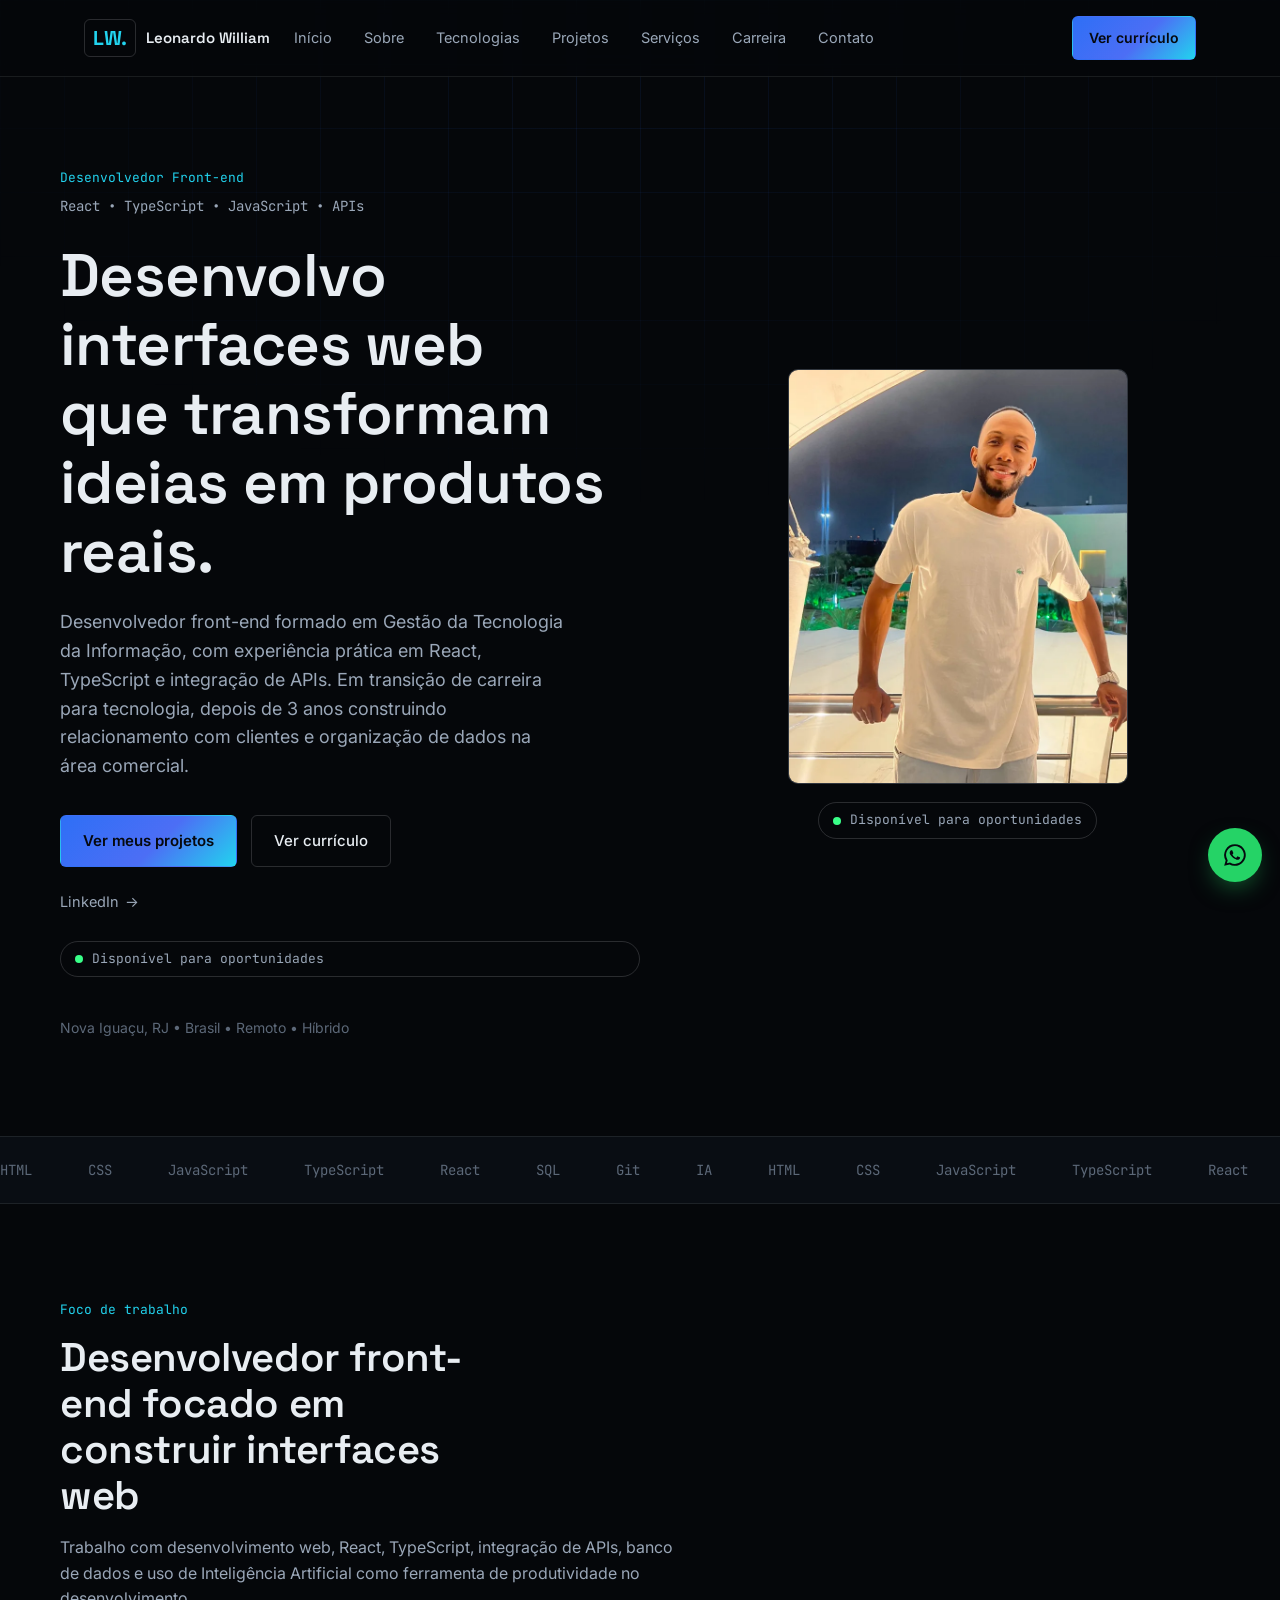
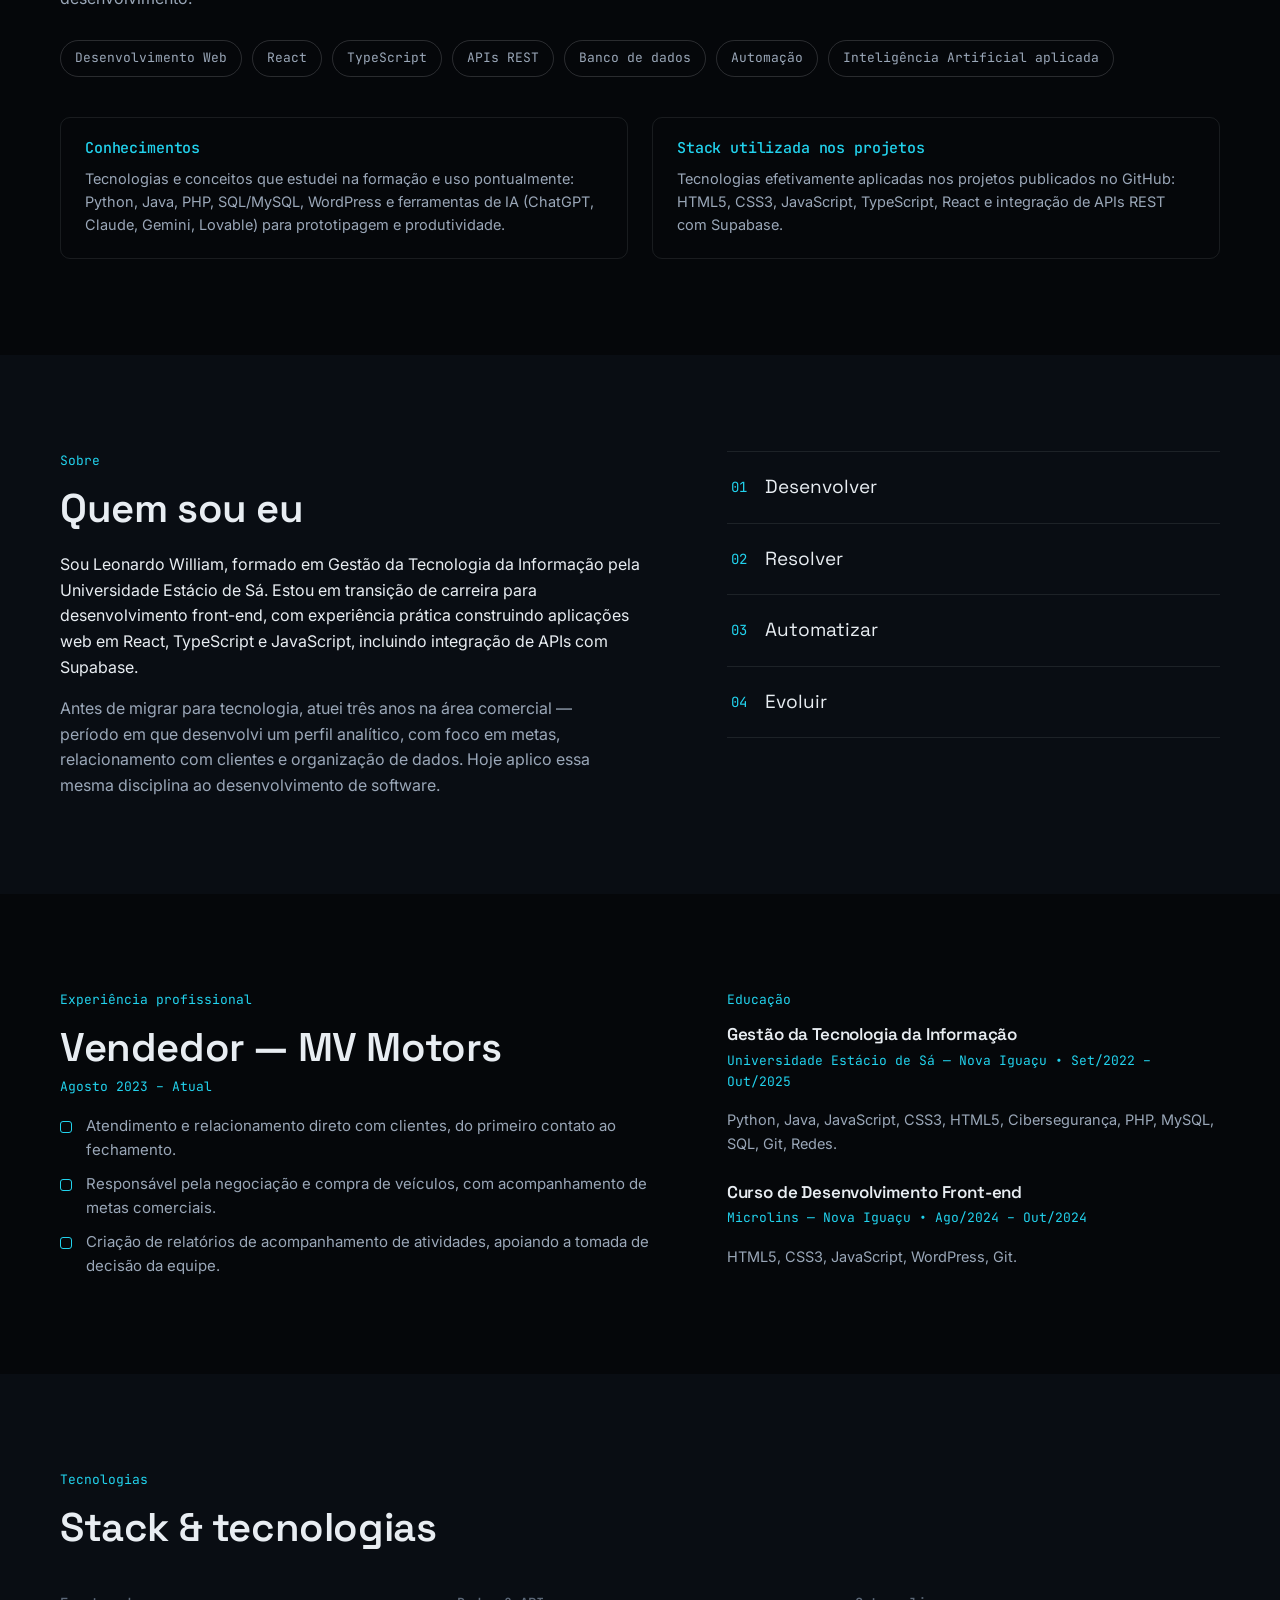
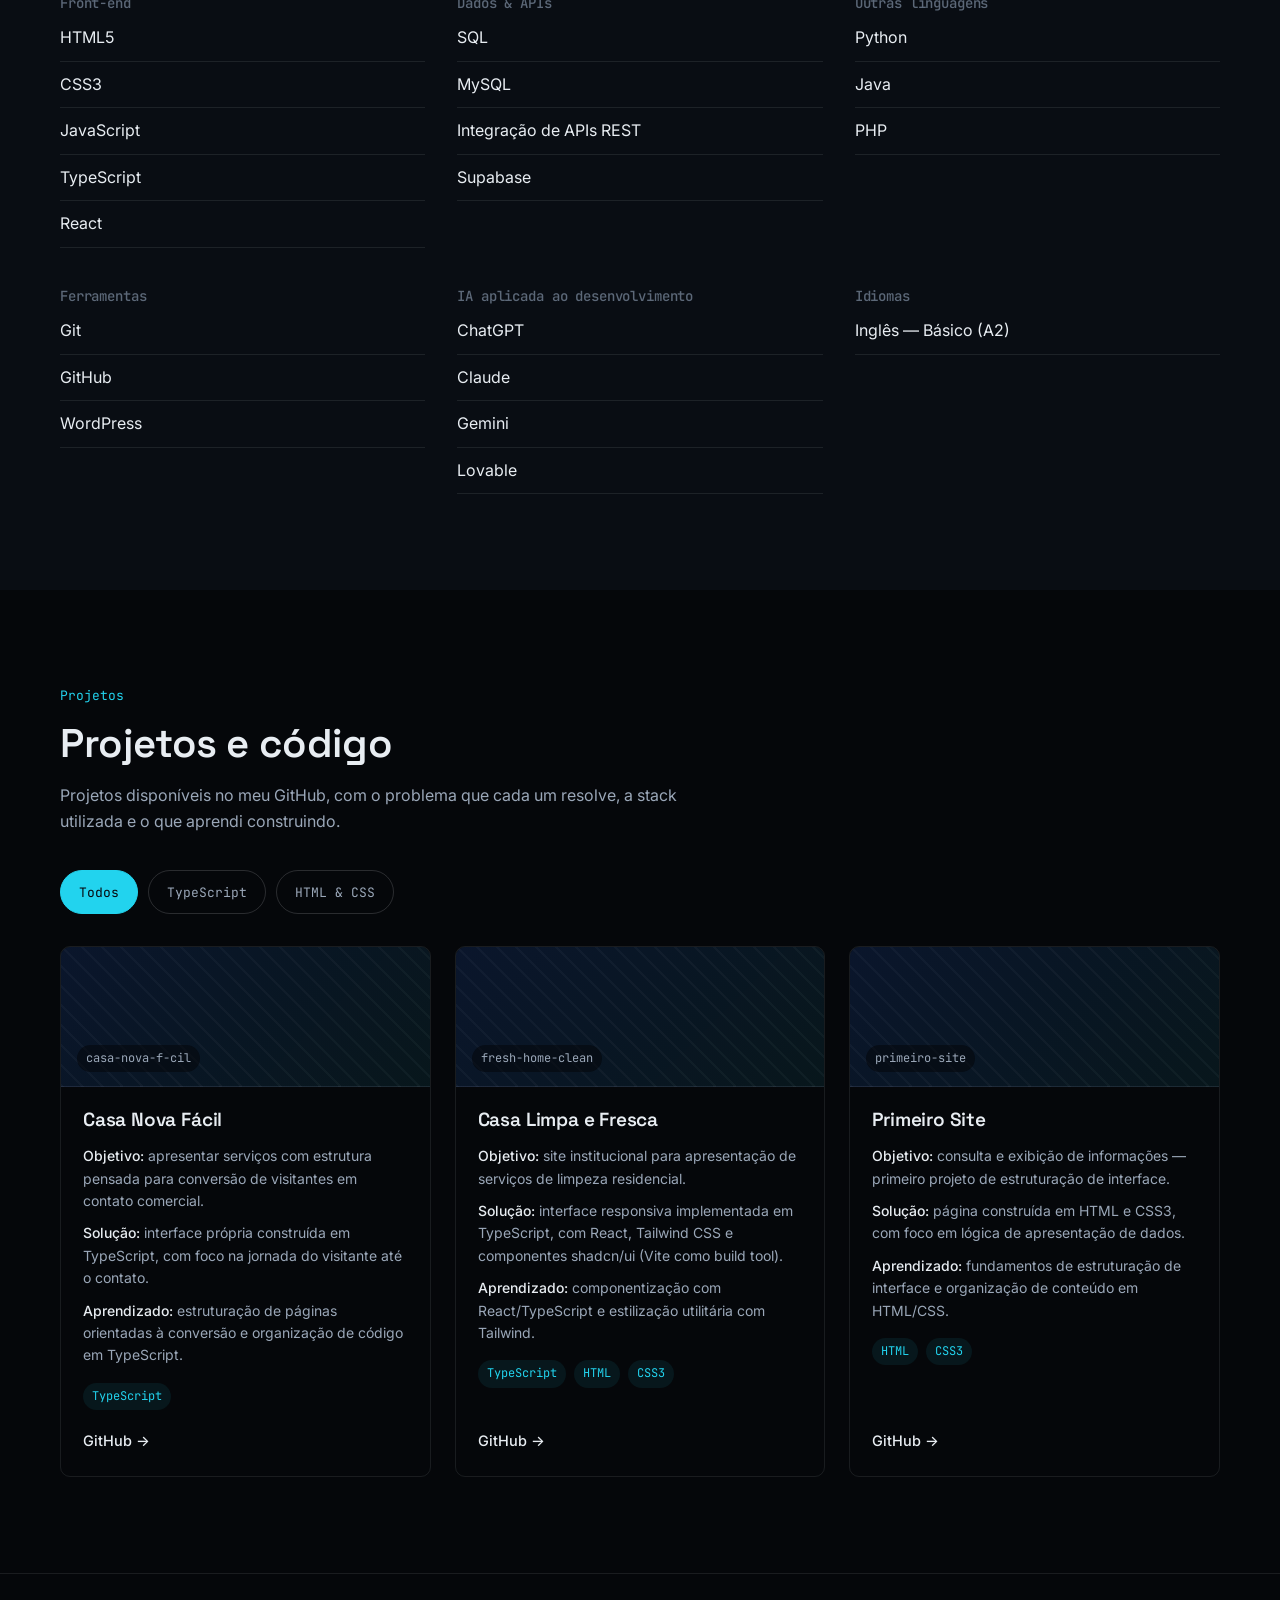
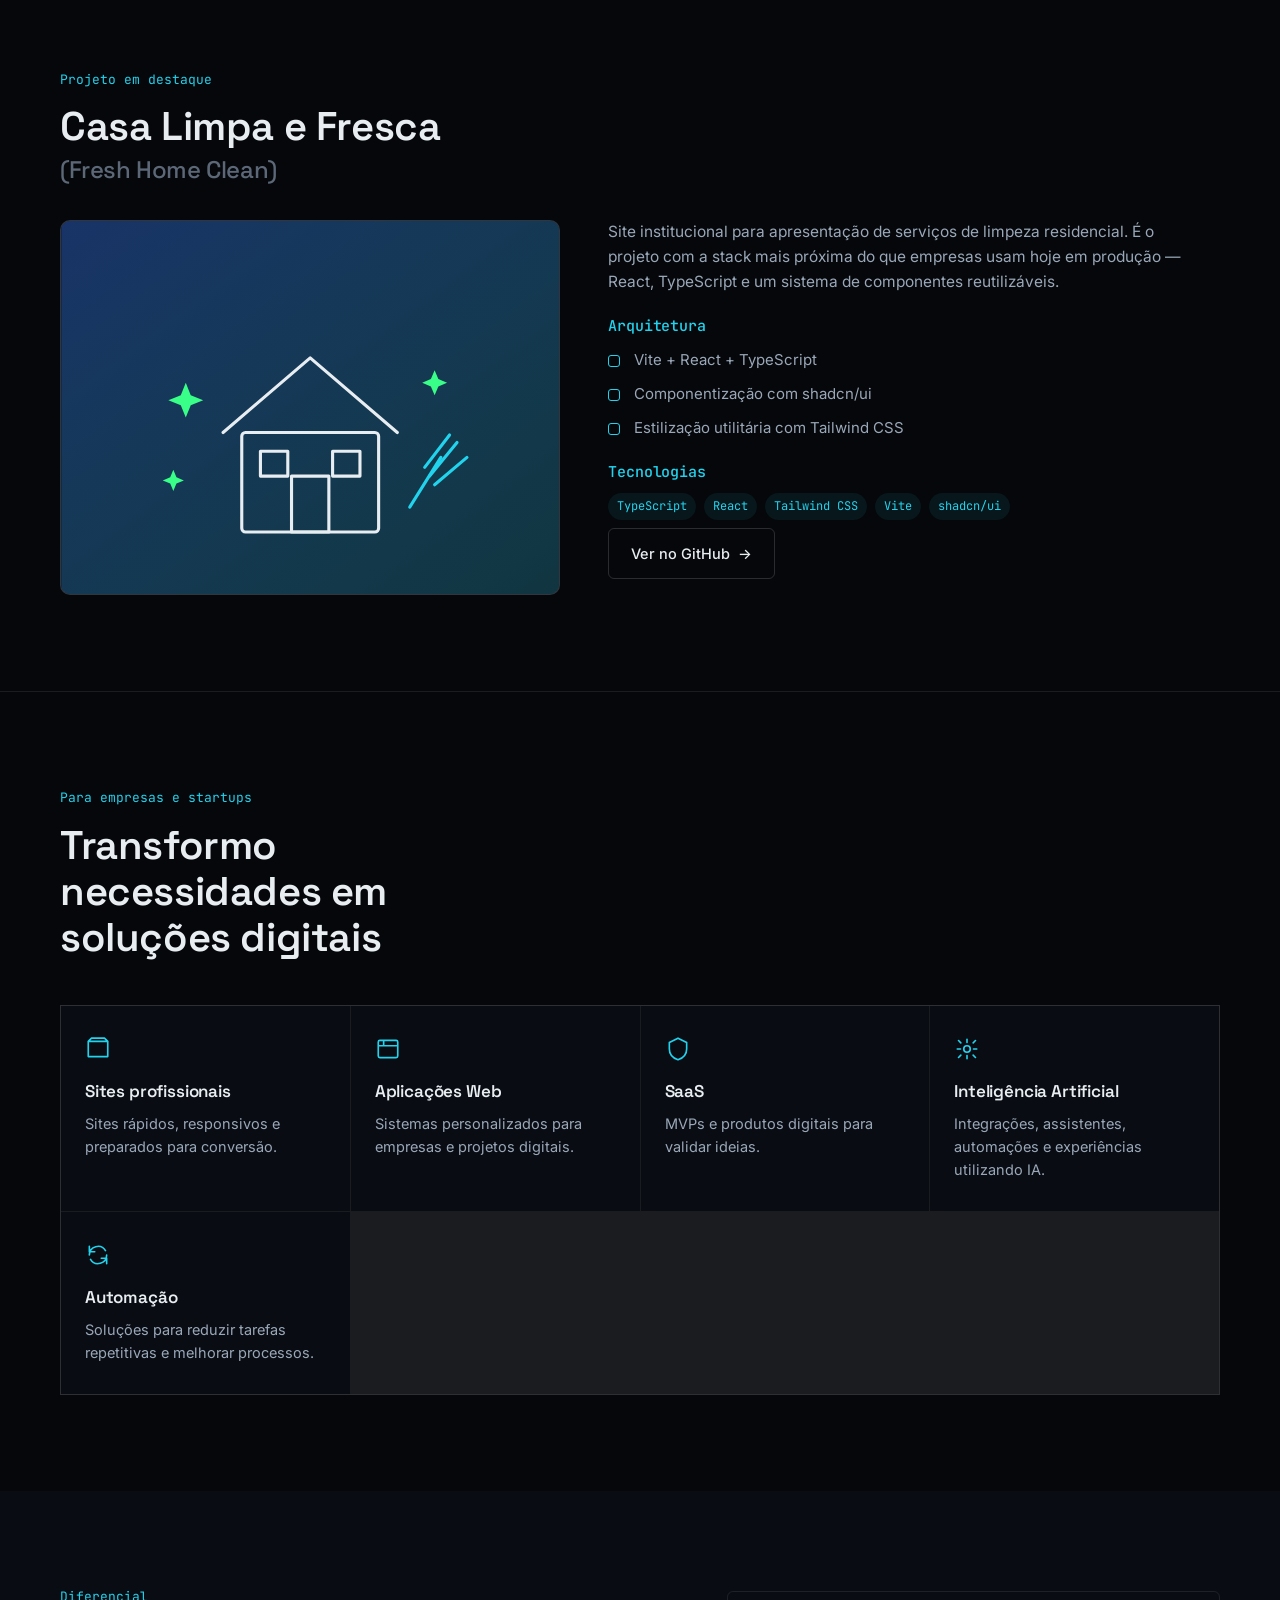
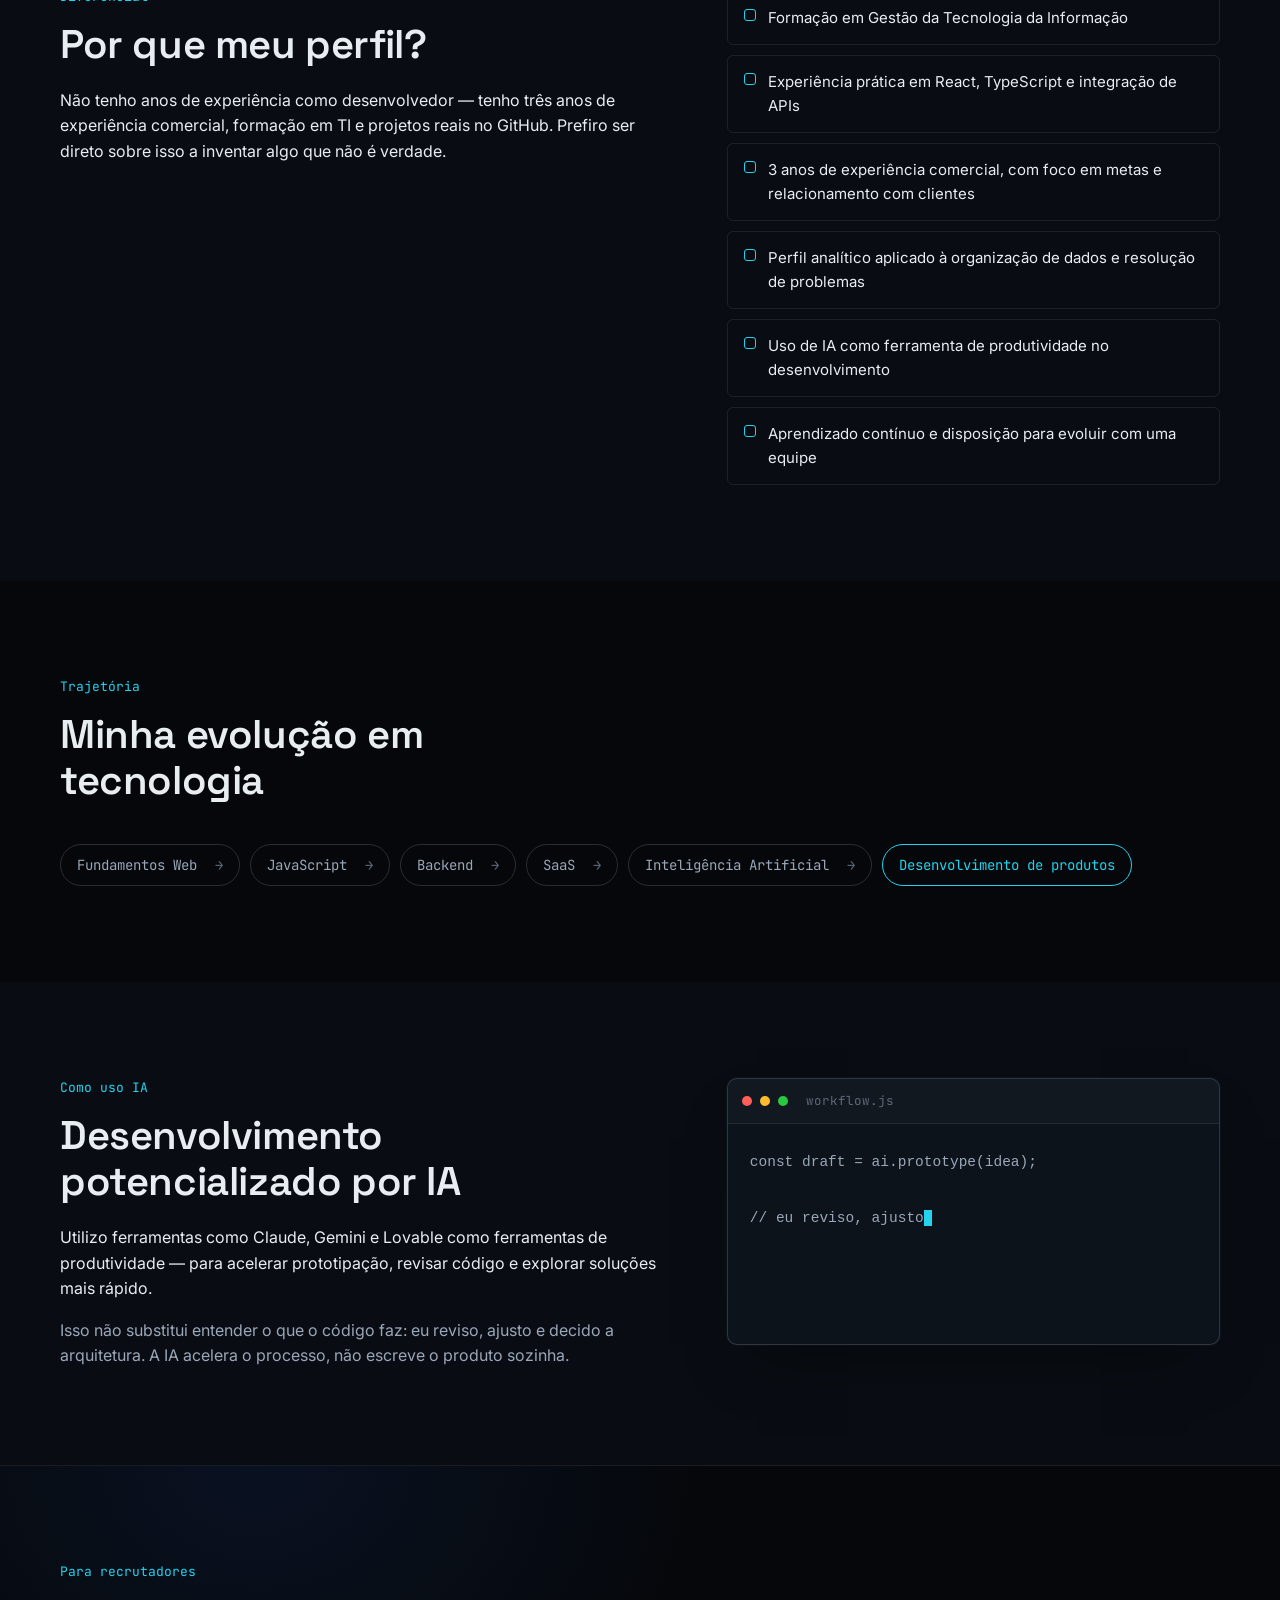
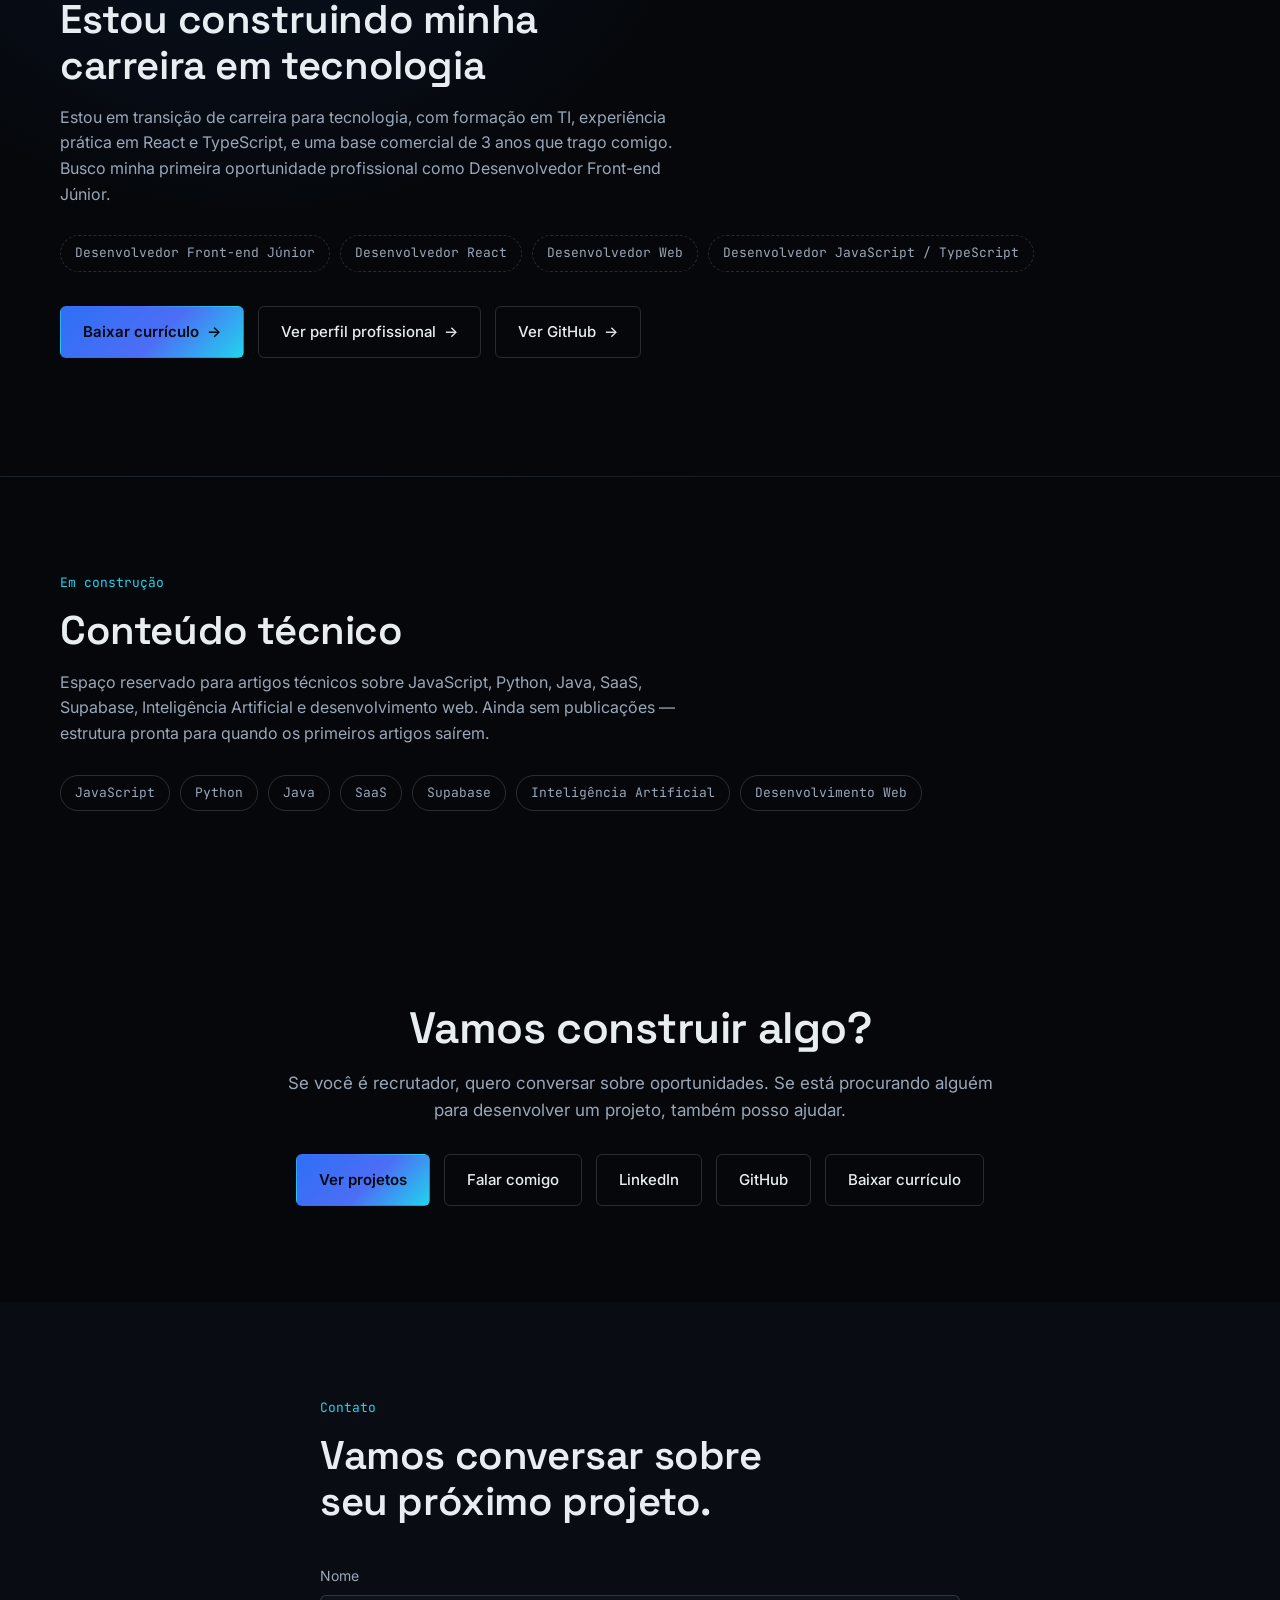
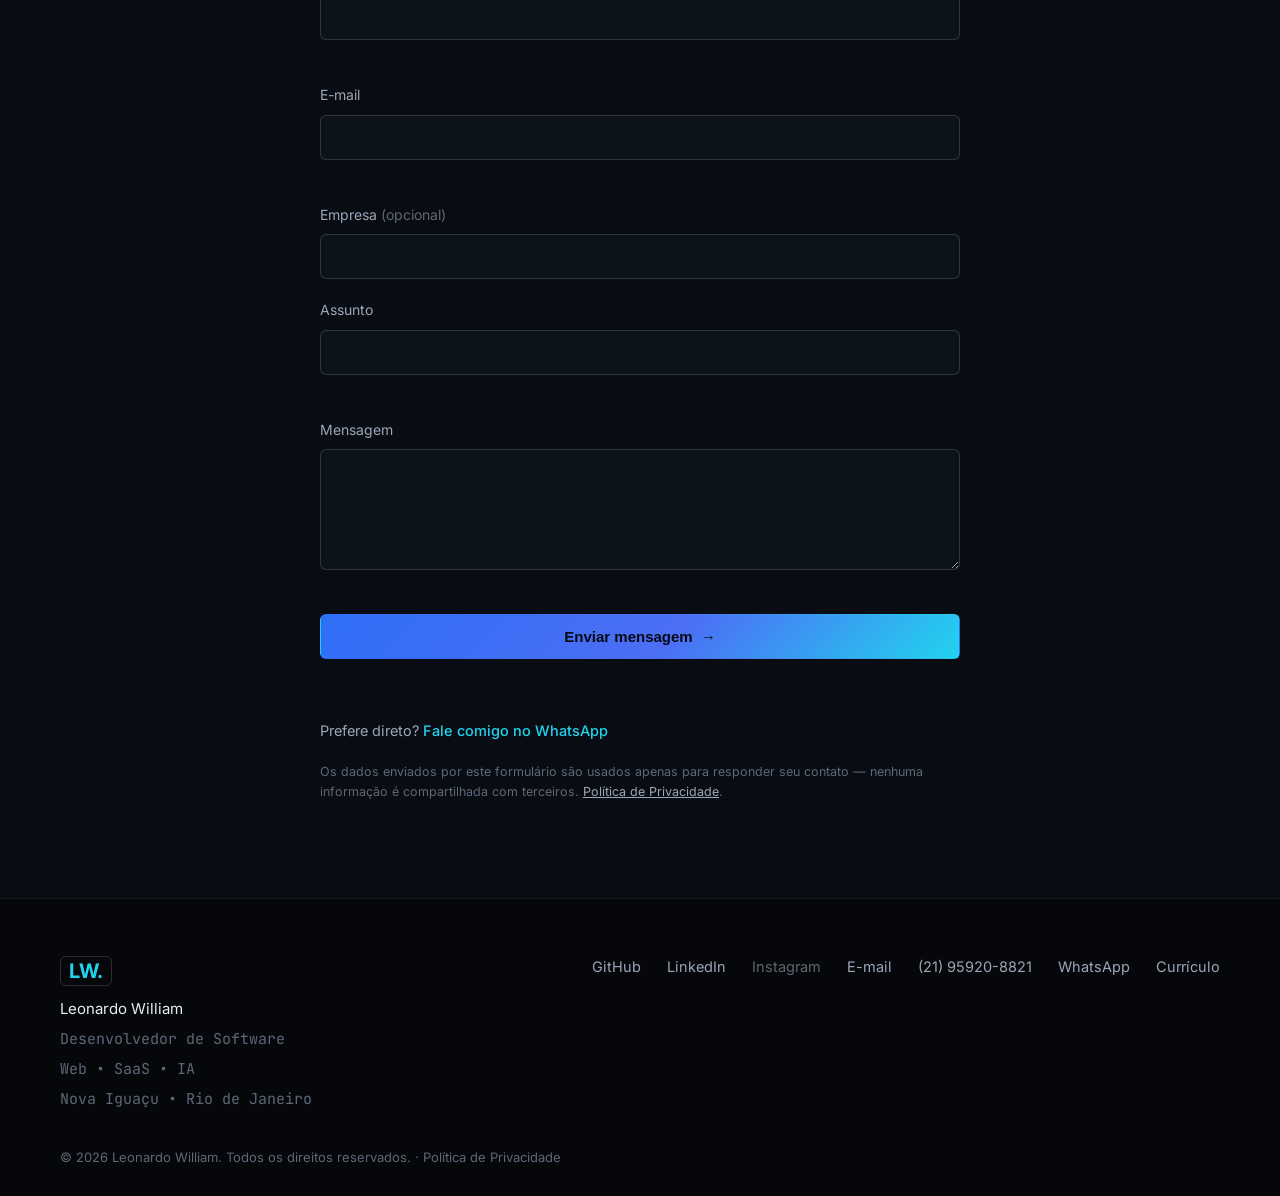
<file: index.html>
<!DOCTYPE html>
<html lang="pt-BR">
<head>
<meta charset="UTF-8">
<meta name="viewport" content="width=device-width, initial-scale=1.0">
<title>Leonardo William | Desenvolvedor Front-end — React, TypeScript &amp; APIs</title>
<meta name="description" content="Leonardo William, desenvolvedor front-end formado em Gestão da Tecnologia da Informação. Portfólio com projetos em React, TypeScript e integração de APIs.">

<!--
  DOMÍNIO — trocar em todos os lugares marcados com SEU-DOMINIO-AQUI
  antes de publicar (canonical, Open Graph, Twitter, JSON-LD, sitemap.xml
  e robots.txt). Isso NÃO é um domínio real, é um placeholder.
-->
<link rel="canonical" href="https://SEU-DOMINIO-AQUI.com.br/">
<meta name="theme-color" content="#05070A">
<link rel="icon" href="data:image/svg+xml,%3Csvg xmlns='http://www.w3.org/2000/svg' viewBox='0 0 32 32'%3E%3Crect width='32' height='32' rx='7' fill='%2305070A'/%3E%3Ctext x='16' y='21' font-family='monospace' font-weight='700' font-size='13' fill='%2322D3EE' text-anchor='middle'%3ELW%3C/text%3E%3C/svg%3E">
<link rel="manifest" href="manifest.json">

<!-- Open Graph -->
<meta property="og:type" content="website">
<meta property="og:title" content="Leonardo William | Desenvolvedor Front-end — React, TypeScript & APIs">
<meta property="og:description" content="Portfólio com projetos em React, TypeScript e integração de APIs.">
<meta property="og:url" content="https://SEU-DOMINIO-AQUI.com.br/">
<meta property="og:image" content="https://SEU-DOMINIO-AQUI.com.br/assets/og-image.webp">
<meta property="og:locale" content="pt_BR">

<!-- Twitter -->
<meta name="twitter:card" content="summary_large_image">
<meta name="twitter:title" content="Leonardo William | Desenvolvedor Front-end — React, TypeScript & APIs">
<meta name="twitter:description" content="Portfólio com projetos em React, TypeScript e integração de APIs.">
<meta name="twitter:image" content="https://SEU-DOMINIO-AQUI.com.br/assets/og-image.webp">

<link rel="preconnect" href="https://fonts.googleapis.com">
<link rel="preconnect" href="https://fonts.gstatic.com" crossorigin>
<link href="https://fonts.googleapis.com/css2?family=Space+Grotesk:wght@500;600;700&family=Inter:wght@400;500;600&family=JetBrains+Mono:wght@400;500&display=swap" rel="stylesheet">

<link rel="stylesheet" href="style.css">

<script type="application/ld+json">
{
  "@context": "https://schema.org",
  "@graph": [
    {
      "@type": "Person",
      "name": "Leonardo William",
      "jobTitle": "Desenvolvedor Front-end",
      "description": "Desenvolvedor front-end formado em Gestão da Tecnologia da Informação, com experiência prática em React, TypeScript e integração de APIs.",
      "knowsAbout": ["JavaScript", "TypeScript", "React", "HTML", "CSS", "Supabase", "SQL", "APIs REST", "Desenvolvimento Web"],
      "url": "https://SEU-DOMINIO-AQUI.com.br/",
      "sameAs": [
        "https://www.linkedin.com/in/leonardo-william-6b0b19253/",
        "https://github.com/LeonardoWilliam",
        "https://www.instagram.com/leo_wiilliam/"
      ]
    },
    {
      "@type": "WebSite",
      "name": "Leonardo William — Portfólio",
      "url": "https://SEU-DOMINIO-AQUI.com.br/"
    }
  ]
}
</script>
</head>
<body>

<a href="#main" class="skip-link">Pular para o conteúdo</a>

<!-- Barra de progresso de scroll -->
<div class="scroll-progress" id="scrollProgress" aria-hidden="true"></div>

<!-- NAVBAR -->
<header class="navbar" id="navbar">
  <div class="navbar__inner">
    <a href="#home" class="logo" aria-label="Leonardo William, início">
      <span class="logo__mark">LW.</span>
      <span class="logo__name">Leonardo William</span>
    </a>

    <nav class="nav-desktop" aria-label="Navegação principal">
      <ul>
        <li><a href="#home">Início</a></li>
        <li><a href="#sobre">Sobre</a></li>
        <li><a href="#tecnologias">Tecnologias</a></li>
        <li><a href="#projetos">Projetos</a></li>
        <li><a href="#servicos">Serviços</a></li>
        <li><a href="#carreira">Carreira</a></li>
        <li><a href="#contato">Contato</a></li>
      </ul>
    </nav>

    <a href="assets/curriculo-leonardo-william.pdf" class="btn btn--primary btn--sm nav-cta" download data-track="curriculo_click">Ver currículo</a>

    <button class="menu-toggle" id="menuToggle" aria-expanded="false" aria-controls="mobileMenu" aria-label="Abrir menu">
      <span></span><span></span><span></span>
    </button>
  </div>
</header>

<!-- Fora do <header>: backdrop-filter na navbar criaria um containing block
     para elementos position:fixed filhos, quebrando a altura deste menu. -->
<nav class="nav-mobile" id="mobileMenu" aria-label="Navegação móvel">
  <ul>
    <li><a href="#home">Início</a></li>
    <li><a href="#sobre">Sobre</a></li>
    <li><a href="#tecnologias">Tecnologias</a></li>
    <li><a href="#projetos">Projetos</a></li>
    <li><a href="#servicos">Serviços</a></li>
    <li><a href="#carreira">Carreira</a></li>
    <li><a href="#contato">Contato</a></li>
  </ul>
  <a href="assets/curriculo-leonardo-william.pdf" class="btn btn--primary" download data-track="curriculo_click">Ver currículo</a>
</nav>

<main id="main">

  <!-- HERO -->
  <section class="hero" id="home">
    <div class="grid-bg" aria-hidden="true"></div>
    <div class="hero__inner">
      <div class="hero__content">
        <p class="eyebrow eyebrow--hero">Desenvolvedor Front-end</p>
        <p class="hero__kicker">React <span aria-hidden="true">•</span> TypeScript <span aria-hidden="true">•</span> JavaScript <span aria-hidden="true">•</span> APIs</p>

        <h1 class="hero__title">Desenvolvo interfaces web que transformam ideias em produtos reais.</h1>

        <p class="hero__subtitle">
          Desenvolvedor front-end formado em Gestão da Tecnologia da Informação,
          com experiência prática em React, TypeScript e integração de APIs.
          Em transição de carreira para tecnologia, depois de 3 anos construindo
          relacionamento com clientes e organização de dados na área comercial.
        </p>

        <div class="hero__ctas">
          <a href="#projetos" class="btn btn--primary">Ver meus projetos</a>
          <a href="assets/curriculo-leonardo-william.pdf" class="btn btn--ghost" download data-track="curriculo_click">Ver currículo</a>
        </div>

        <a href="https://www.linkedin.com/in/leonardo-william-6b0b19253/" class="hero__recruiter-link" target="_blank" rel="noopener noreferrer" data-track="linkedin_click">LinkedIn <span aria-hidden="true">→</span></a>

        <div class="hero__meta">
          <p class="status-pill">
            <span class="status-dot" aria-hidden="true"></span>
            Disponível para oportunidades
          </p>
          <p class="hero__location">Nova Iguaçu, RJ <span aria-hidden="true">•</span> Brasil <span aria-hidden="true">•</span> Remoto <span aria-hidden="true">•</span> Híbrido</p>
        </div>
      </div>

      <div class="hero__visual">
        <div class="photo-card">
          <img
            src="assets/leonardo-william.webp"
            alt="Foto de Leonardo William, sorrindo, vestindo camiseta branca"
            class="photo-card__img"
            width="720" height="880"
            onerror="this.style.display='none'; this.nextElementSibling.style.display='flex';">
          <div class="photo-card__fallback" aria-hidden="true">
            <span>LW</span>
          </div>
        </div>
        <div class="photo-card__badge">
          <span class="status-dot" aria-hidden="true"></span>
          Disponível para oportunidades
        </div>
      </div>
    </div>
  </section>

  <!-- TECH BAR -->
  <section class="tech-bar" aria-label="Ecossistema de tecnologias">
    <div class="tech-bar__track">
      <span>HTML</span><span>CSS</span><span>JavaScript</span><span>TypeScript</span>
      <span>React</span><span>SQL</span><span>Git</span><span>IA</span>
      <span>HTML</span><span>CSS</span><span>JavaScript</span><span>TypeScript</span>
      <span>React</span><span>SQL</span><span>Git</span><span>IA</span>
    </div>
  </section>

  <!-- POSICIONAMENTO -->
  <section class="section" id="posicionamento">
    <div class="section__inner">
      <p class="eyebrow" data-reveal>Foco de trabalho</p>
      <h2 data-reveal>Desenvolvedor front-end focado em construir interfaces web</h2>
      <p class="section__lead" data-reveal>
        Trabalho com desenvolvimento web, React, TypeScript, integração de APIs,
        banco de dados e uso de Inteligência Artificial como ferramenta de
        produtividade no desenvolvimento.
      </p>

      <div class="focus-tags" data-reveal>
        <span>Desenvolvimento Web</span>
        <span>React</span>
        <span>TypeScript</span>
        <span>APIs REST</span>
        <span>Banco de dados</span>
        <span>Automação</span>
        <span>Inteligência Artificial aplicada</span>
      </div>

      <div class="honesty-split" data-reveal>
        <div>
          <h3>Conhecimentos</h3>
          <p>Tecnologias e conceitos que estudei na formação e uso pontualmente: Python, Java, PHP, SQL/MySQL, WordPress e ferramentas de IA (ChatGPT, Claude, Gemini, Lovable) para prototipagem e produtividade.</p>
        </div>
        <div>
          <h3>Stack utilizada nos projetos</h3>
          <p>Tecnologias efetivamente aplicadas nos projetos publicados no GitHub: HTML5, CSS3, JavaScript, TypeScript, React e integração de APIs REST com Supabase.</p>
        </div>
      </div>
    </div>
  </section>

  <!-- SOBRE -->
  <section class="section section--alt" id="sobre">
    <div class="section__inner section__inner--split">
      <div class="section__text" data-reveal>
        <p class="eyebrow">Sobre</p>
        <h2>Quem sou eu</h2>
        <p>
          Sou Leonardo William, formado em Gestão da Tecnologia da Informação
          pela Universidade Estácio de Sá. Estou em transição de carreira para
          desenvolvimento front-end, com experiência prática construindo
          aplicações web em React, TypeScript e JavaScript, incluindo
          integração de APIs com Supabase.
        </p>
        <p>
          Antes de migrar para tecnologia, atuei três anos na área comercial —
          período em que desenvolvi um perfil analítico, com foco em metas,
          relacionamento com clientes e organização de dados. Hoje aplico essa
          mesma disciplina ao desenvolvimento de software.
        </p>
      </div>

      <ol class="about-steps" data-reveal>
        <li><span class="about-steps__num">01</span><span>Desenvolver</span></li>
        <li><span class="about-steps__num">02</span><span>Resolver</span></li>
        <li><span class="about-steps__num">03</span><span>Automatizar</span></li>
        <li><span class="about-steps__num">04</span><span>Evoluir</span></li>
      </ol>
    </div>
  </section>

  <!-- EXPERIÊNCIA & EDUCAÇÃO -->
  <section class="section" id="trajetoria">
    <div class="section__inner section__inner--split">
      <div data-reveal>
        <p class="eyebrow">Experiência profissional</p>
        <h2 class="timeline-heading">Vendedor — MV Motors</h2>
        <p class="timeline-period">Agosto 2023 – Atual</p>
        <ul class="check-list">
          <li>Atendimento e relacionamento direto com clientes, do primeiro contato ao fechamento.</li>
          <li>Responsável pela negociação e compra de veículos, com acompanhamento de metas comerciais.</li>
          <li>Criação de relatórios de acompanhamento de atividades, apoiando a tomada de decisão da equipe.</li>
        </ul>
      </div>

      <div data-reveal>
        <p class="eyebrow">Educação</p>
        <h3 class="timeline-heading timeline-heading--sm">Gestão da Tecnologia da Informação</h3>
        <p class="timeline-period">Universidade Estácio de Sá — Nova Iguaçu <span aria-hidden="true">•</span> Set/2022 – Out/2025</p>
        <p class="timeline-detail">Python, Java, JavaScript, CSS3, HTML5, Cibersegurança, PHP, MySQL, SQL, Git, Redes.</p>

        <h3 class="timeline-heading timeline-heading--sm timeline-heading--spaced">Curso de Desenvolvimento Front-end</h3>
        <p class="timeline-period">Microlins — Nova Iguaçu <span aria-hidden="true">•</span> Ago/2024 – Out/2024</p>
        <p class="timeline-detail">HTML5, CSS3, JavaScript, WordPress, Git.</p>
      </div>
    </div>
  </section>

  <!-- TECNOLOGIAS -->
  <section class="section section--alt" id="tecnologias">
    <div class="section__inner">
      <p class="eyebrow" data-reveal>Tecnologias</p>
      <h2 data-reveal>Stack &amp; tecnologias</h2>

      <div class="stack-grid" data-reveal>
        <div class="stack-group">
          <h3>Front-end</h3>
          <ul><li>HTML5</li><li>CSS3</li><li>JavaScript</li><li>TypeScript</li><li>React</li></ul>
        </div>
        <div class="stack-group">
          <h3>Dados &amp; APIs</h3>
          <ul><li>SQL</li><li>MySQL</li><li>Integração de APIs REST</li><li>Supabase</li></ul>
        </div>
        <div class="stack-group">
          <h3>Outras linguagens</h3>
          <ul><li>Python</li><li>Java</li><li>PHP</li></ul>
        </div>
        <div class="stack-group">
          <h3>Ferramentas</h3>
          <ul><li>Git</li><li>GitHub</li><li>WordPress</li></ul>
        </div>
        <div class="stack-group">
          <h3>IA aplicada ao desenvolvimento</h3>
          <ul><li>ChatGPT</li><li>Claude</li><li>Gemini</li><li>Lovable</li></ul>
        </div>
        <div class="stack-group">
          <h3>Idiomas</h3>
          <ul><li>Inglês — Básico (A2)</li></ul>
        </div>
      </div>
    </div>
  </section>

  <!-- PROJETOS -->
  <section class="section" id="projetos">
    <div class="section__inner">
      <p class="eyebrow" data-reveal>Projetos</p>
      <h2 data-reveal>Projetos e código</h2>
      <p class="section__lead" data-reveal>
        Projetos disponíveis no meu <a href="https://github.com/LeonardoWilliam" target="_blank" rel="noopener noreferrer" data-track="github_click">GitHub</a>, com o problema que cada um resolve, a stack utilizada e o que aprendi construindo.
      </p>

      <div class="filter-bar" data-reveal role="group" aria-label="Filtrar projetos por tecnologia">
        <button class="filter-btn is-active" data-filter="all">Todos</button>
        <button class="filter-btn" data-filter="typescript">TypeScript</button>
        <button class="filter-btn" data-filter="html">HTML &amp; CSS</button>
      </div>

      <div class="case-grid" data-reveal>
        <article class="case-card" data-category="typescript">
          <div class="case-card__media" aria-hidden="true">
            <span class="case-card__media-label">casa-nova-f-cil</span>
          </div>
          <div class="case-card__body">
            <h3>Casa Nova Fácil</h3>
            <p class="case-card__field"><strong>Objetivo:</strong> apresentar serviços com estrutura pensada para conversão de visitantes em contato comercial.</p>
            <p class="case-card__field"><strong>Solução:</strong> interface própria construída em TypeScript, com foco na jornada do visitante até o contato.</p>
            <p class="case-card__field"><strong>Aprendizado:</strong> estruturação de páginas orientadas à conversão e organização de código em TypeScript.</p>
            <ul class="tag-list">
              <li>TypeScript</li>
            </ul>
            <div class="case-card__links">
              <a href="https://github.com/LeonardoWilliam/casa-nova-f-cil" target="_blank" rel="noopener noreferrer" data-track="github_click">GitHub <span aria-hidden="true">→</span></a>
            </div>
          </div>
        </article>

        <article class="case-card" data-category="typescript">
          <div class="case-card__media" aria-hidden="true">
            <span class="case-card__media-label">fresh-home-clean</span>
          </div>
          <div class="case-card__body">
            <h3>Casa Limpa e Fresca</h3>
            <p class="case-card__field"><strong>Objetivo:</strong> site institucional para apresentação de serviços de limpeza residencial.</p>
            <p class="case-card__field"><strong>Solução:</strong> interface responsiva implementada em TypeScript, com React, Tailwind CSS e componentes shadcn/ui (Vite como build tool).</p>
            <p class="case-card__field"><strong>Aprendizado:</strong> componentização com React/TypeScript e estilização utilitária com Tailwind.</p>
            <ul class="tag-list">
              <li>TypeScript</li><li>HTML</li><li>CSS3</li>
            </ul>
            <div class="case-card__links">
              <a href="https://github.com/LeonardoWilliam/fresh-home-clean" target="_blank" rel="noopener noreferrer" data-track="github_click">GitHub <span aria-hidden="true">→</span></a>
            </div>
          </div>
        </article>

        <article class="case-card" data-category="html">
          <div class="case-card__media" aria-hidden="true">
            <span class="case-card__media-label">primeiro-site</span>
          </div>
          <div class="case-card__body">
            <h3>Primeiro Site</h3>
            <p class="case-card__field"><strong>Objetivo:</strong> consulta e exibição de informações — primeiro projeto de estruturação de interface.</p>
            <p class="case-card__field"><strong>Solução:</strong> página construída em HTML e CSS3, com foco em lógica de apresentação de dados.</p>
            <p class="case-card__field"><strong>Aprendizado:</strong> fundamentos de estruturação de interface e organização de conteúdo em HTML/CSS.</p>
            <ul class="tag-list">
              <li>HTML</li><li>CSS3</li>
            </ul>
            <div class="case-card__links">
              <a href="https://github.com/LeonardoWilliam/primeiro-site" target="_blank" rel="noopener noreferrer" data-track="github_click">GitHub <span aria-hidden="true">→</span></a>
            </div>
          </div>
        </article>
      </div>

      <p class="filter-empty" id="filterEmpty" hidden>Nenhum projeto nessa categoria ainda.</p>
    </div>
  </section>

  <!-- PROJETO EM DESTAQUE -->
  <section class="section featured-project" id="destaque">
    <div class="section__inner">
      <p class="eyebrow" data-reveal>Projeto em destaque</p>
      <h2 data-reveal>Casa Limpa e Fresca <span class="featured-project__alt-name">(Fresh Home Clean)</span></h2>

      <div class="featured-project__grid" data-reveal>
        <div class="featured-project__media">
          <svg class="featured-illustration" viewBox="0 0 400 300" role="img" aria-label="Ilustração de uma casa com efeito de limpeza, representando o projeto Casa Limpa e Fresca">
            <defs>
              <linearGradient id="fpGrad" x1="0" y1="0" x2="1" y2="1">
                <stop offset="0%" stop-color="#2E6FF6" stop-opacity="0.35"/>
                <stop offset="100%" stop-color="#22D3EE" stop-opacity="0.18"/>
              </linearGradient>
            </defs>
            <rect width="400" height="300" fill="url(#fpGrad)"/>
            <!-- casa -->
            <g stroke="#E8EDF2" stroke-width="2.5" fill="none" stroke-linecap="round" stroke-linejoin="round">
              <path d="M130 170 L200 110 L270 170"/>
              <rect x="145" y="170" width="110" height="80" rx="3"/>
              <rect x="185" y="205" width="30" height="45"/>
              <rect x="160" y="185" width="22" height="20"/>
              <rect x="218" y="185" width="22" height="20"/>
            </g>
            <!-- vassoura estilizada -->
            <g stroke="#22D3EE" stroke-width="2.5" fill="none" stroke-linecap="round">
              <path d="M280 230 L305 190"/>
              <path d="M296 205 L318 178 M300 212 L326 190 M292 198 L312 172"/>
            </g>
            <!-- brilhos -->
            <g fill="#39FF88">
              <path d="M100 130 l4 10 10 4 -10 4 -4 10 -4 -10 -10 -4 10 -4z"/>
              <path d="M300 120 l3 7 7 3 -7 3 -3 7 -3 -7 -7 -3 7 -3z"/>
              <path d="M90 200 l2.5 6 6 2.5 -6 2.5 -2.5 6 -2.5 -6 -6 -2.5 6 -2.5z"/>
            </g>
          </svg>
        </div>
        <div class="featured-project__body">
          <p>
            Site institucional para apresentação de serviços de limpeza
            residencial. É o projeto com a stack mais próxima do que empresas
            usam hoje em produção — React, TypeScript e um sistema de
            componentes reutilizáveis.
          </p>

          <h3>Arquitetura</h3>
          <ul class="check-list">
            <li>Vite + React + TypeScript</li>
            <li>Componentização com shadcn/ui</li>
            <li>Estilização utilitária com Tailwind CSS</li>
          </ul>

          <h3>Tecnologias</h3>
          <ul class="tag-list">
            <li>TypeScript</li><li>React</li><li>Tailwind CSS</li><li>Vite</li><li>shadcn/ui</li>
          </ul>

          <div class="case-card__links">
            <a href="https://github.com/LeonardoWilliam/fresh-home-clean" class="btn btn--ghost" target="_blank" rel="noopener noreferrer" data-track="github_click">Ver no GitHub <span aria-hidden="true">→</span></a>
          </div>
        </div>
      </div>
    </div>
  </section>

  <!-- SERVIÇOS (clientes) -->
  <section class="section" id="servicos">
    <div class="section__inner">
      <p class="eyebrow" data-reveal>Para empresas e startups</p>
      <h2 data-reveal>Transformo necessidades em soluções digitais</h2>

      <div class="service-grid" data-reveal>
        <div class="service-card">
          <svg class="service-card__icon" viewBox="0 0 24 24" fill="none" aria-hidden="true"><path d="M3 5h18M3 5v14h18V5M3 5l3-3h12l3 3" stroke="currentColor" stroke-width="1.5" stroke-linecap="round" stroke-linejoin="round"/></svg>
          <h3>Sites profissionais</h3>
          <p>Sites rápidos, responsivos e preparados para conversão.</p>
        </div>
        <div class="service-card">
          <svg class="service-card__icon" viewBox="0 0 24 24" fill="none" aria-hidden="true"><rect x="3" y="4" width="18" height="16" rx="1.5" stroke="currentColor" stroke-width="1.5"/><path d="M3 9h18M8 4v5" stroke="currentColor" stroke-width="1.5"/></svg>
          <h3>Aplicações Web</h3>
          <p>Sistemas personalizados para empresas e projetos digitais.</p>
        </div>
        <div class="service-card">
          <svg class="service-card__icon" viewBox="0 0 24 24" fill="none" aria-hidden="true"><path d="M12 2l8 4v6c0 5-3.5 8.5-8 10-4.5-1.5-8-5-8-10V6l8-4z" stroke="currentColor" stroke-width="1.5" stroke-linecap="round" stroke-linejoin="round"/></svg>
          <h3>SaaS</h3>
          <p>MVPs e produtos digitais para validar ideias.</p>
        </div>
        <div class="service-card">
          <svg class="service-card__icon" viewBox="0 0 24 24" fill="none" aria-hidden="true"><circle cx="12" cy="12" r="3" stroke="currentColor" stroke-width="1.5"/><path d="M12 3v3M12 18v3M4.2 4.2l2.1 2.1M17.7 17.7l2.1 2.1M3 12h3M18 12h3M4.2 19.8l2.1-2.1M17.7 6.3l2.1-2.1" stroke="currentColor" stroke-width="1.5" stroke-linecap="round"/></svg>
          <h3>Inteligência Artificial</h3>
          <p>Integrações, assistentes, automações e experiências utilizando IA.</p>
        </div>
        <div class="service-card">
          <svg class="service-card__icon" viewBox="0 0 24 24" fill="none" aria-hidden="true"><path d="M4 12a8 8 0 0114.9-4M20 12a8 8 0 01-14.9 4M4 4v5h5M20 20v-5h-5" stroke="currentColor" stroke-width="1.5" stroke-linecap="round" stroke-linejoin="round"/></svg>
          <h3>Automação</h3>
          <p>Soluções para reduzir tarefas repetitivas e melhorar processos.</p>
        </div>
      </div>
    </div>
  </section>

  <!-- POR QUE MEU PERFIL -->
  <section class="section section--alt" id="diferencial">
    <div class="section__inner section__inner--split">
      <div class="section__text" data-reveal>
        <p class="eyebrow">Diferencial</p>
        <h2>Por que meu perfil?</h2>
        <p>
          Não tenho anos de experiência como desenvolvedor — tenho três anos de
          experiência comercial, formação em TI e projetos reais no GitHub.
          Prefiro ser direto sobre isso a inventar algo que não é verdade.
        </p>
      </div>

      <ul class="check-list check-list--cards" data-reveal>
        <li>Formação em Gestão da Tecnologia da Informação</li>
        <li>Experiência prática em React, TypeScript e integração de APIs</li>
        <li>3 anos de experiência comercial, com foco em metas e relacionamento com clientes</li>
        <li>Perfil analítico aplicado à organização de dados e resolução de problemas</li>
        <li>Uso de IA como ferramenta de produtividade no desenvolvimento</li>
        <li>Aprendizado contínuo e disposição para evoluir com uma equipe</li>
      </ul>
    </div>
  </section>

  <!-- ROADMAP -->
  <section class="section" id="roadmap">
    <div class="section__inner">
      <p class="eyebrow" data-reveal>Trajetória</p>
      <h2 data-reveal>Minha evolução em tecnologia</h2>

      <ol class="roadmap" data-reveal>
        <li><span>Fundamentos Web</span></li>
        <li><span>JavaScript</span></li>
        <li><span>Backend</span></li>
        <li><span>SaaS</span></li>
        <li><span>Inteligência Artificial</span></li>
        <li><span>Desenvolvimento de produtos</span></li>
      </ol>
    </div>
  </section>

  <!-- IA COMO FERRAMENTA -->
  <section class="section section--alt" id="ia-ferramenta">
    <div class="section__inner section__inner--split">
      <div class="section__text" data-reveal>
        <p class="eyebrow">Como uso IA</p>
        <h2>Desenvolvimento potencializado por IA</h2>
        <p>
          Utilizo ferramentas como Claude, Gemini e Lovable como ferramentas de
          produtividade — para acelerar prototipação, revisar código e explorar
          soluções mais rápido.
        </p>
        <p>
          Isso não substitui entender o que o código faz: eu reviso, ajusto e
          decido a arquitetura. A IA acelera o processo, não escreve o produto
          sozinha.
        </p>
      </div>

      <div class="terminal" data-reveal aria-hidden="true">
        <div class="terminal__bar">
          <span class="terminal__dot terminal__dot--red"></span>
          <span class="terminal__dot terminal__dot--yellow"></span>
          <span class="terminal__dot terminal__dot--green"></span>
          <span class="terminal__title">workflow.js</span>
        </div>
        <pre class="terminal__body"><code id="typedCode"></code><span class="cursor-blink">&nbsp;</span></pre>
      </div>
    </div>
  </section>

  <!-- CARREIRA (recrutadores) -->
  <section class="section section--recruiter" id="carreira">
    <div class="section__inner" data-reveal>
      <p class="eyebrow">Para recrutadores</p>
      <h2>Estou construindo minha carreira em tecnologia</h2>
      <p class="section__lead">
        Estou em transição de carreira para tecnologia, com formação em TI,
        experiência prática em React e TypeScript, e uma base comercial de 3
        anos que trago comigo. Busco minha primeira oportunidade profissional
        como Desenvolvedor Front-end Júnior.
      </p>

      <div class="role-tags" aria-label="Cargos de interesse">
        <span>Desenvolvedor Front-end Júnior</span>
        <span>Desenvolvedor React</span>
        <span>Desenvolvedor Web</span>
        <span>Desenvolvedor JavaScript / TypeScript</span>
      </div>

      <div class="hero__ctas">
        <a href="assets/curriculo-leonardo-william.pdf" class="btn btn--primary" download data-track="curriculo_click">Baixar currículo <span aria-hidden="true">→</span></a>
        <a href="https://www.linkedin.com/in/leonardo-william-6b0b19253/" class="btn btn--ghost" target="_blank" rel="noopener noreferrer" data-track="linkedin_click">Ver perfil profissional <span aria-hidden="true">→</span></a>
        <a href="https://github.com/LeonardoWilliam" class="btn btn--ghost" target="_blank" rel="noopener noreferrer" data-track="github_click">Ver GitHub <span aria-hidden="true">→</span></a>
      </div>
    </div>
  </section>

  <!-- CONTEÚDO TÉCNICO (placeholder de blog) -->
  <section class="section" id="conteudo">
    <div class="section__inner" data-reveal>
      <p class="eyebrow">Em construção</p>
      <h2>Conteúdo técnico</h2>
      <p class="section__lead">
        Espaço reservado para artigos técnicos sobre JavaScript, Python, Java,
        SaaS, Supabase, Inteligência Artificial e desenvolvimento web. Ainda sem
        publicações — estrutura pronta para quando os primeiros artigos saírem.
      </p>
      <div class="focus-tags">
        <span>JavaScript</span><span>Python</span><span>Java</span>
        <span>SaaS</span><span>Supabase</span><span>Inteligência Artificial</span>
        <span>Desenvolvimento Web</span>
      </div>
    </div>
  </section>

  <!-- CTA FINAL -->
  <section class="section cta-final">
    <div class="section__inner" data-reveal>
      <h2>Vamos construir algo?</h2>
      <p>
        Se você é recrutador, quero conversar sobre oportunidades. Se está
        procurando alguém para desenvolver um projeto, também posso ajudar.
      </p>
      <div class="hero__ctas hero__ctas--wrap">
        <a href="#projetos" class="btn btn--primary">Ver projetos</a>
        <a href="https://wa.me/5521959208821" class="btn btn--ghost" target="_blank" rel="noopener noreferrer" data-track="whatsapp_click">Falar comigo</a>
        <a href="https://www.linkedin.com/in/leonardo-william-6b0b19253/" class="btn btn--ghost" target="_blank" rel="noopener noreferrer" data-track="linkedin_click">LinkedIn</a>
        <a href="https://github.com/LeonardoWilliam" class="btn btn--ghost" target="_blank" rel="noopener noreferrer" data-track="github_click">GitHub</a>
        <a href="assets/curriculo-leonardo-william.pdf" class="btn btn--ghost" download data-track="curriculo_click">Baixar currículo</a>
      </div>
    </div>
  </section>

  <!-- CONTATO -->
  <section class="section section--alt" id="contato">
    <div class="section__inner section__inner--narrow">
      <p class="eyebrow" data-reveal>Contato</p>
      <h2 data-reveal>Vamos conversar sobre seu próximo projeto.</h2>

      <!--
        CONTATO — COMO FUNCIONA HOJE
        Este site é estático, sem backend. Ao enviar, o formulário abre o
        cliente de e-mail do visitante (mailto:) com os dados preenchidos —
        NÃO simula um envio que não aconteceu. Ele também confirma como
        alternativa o link do WhatsApp logo abaixo.

        Para trocar por um envio de verdade (sem o visitante precisar abrir
        o próprio e-mail), plugue um dos serviços abaixo em handleSubmit()
        no script.js:

        OPÇÃO 1 — Formspree: https://formspree.io
        OPÇÃO 2 — EmailJS: https://www.emailjs.com
        OPÇÃO 3 — Supabase (tabela + Edge Function)

        O e-mail de destino está na constante CONTACT_EMAIL, em script.js.
      -->
      <form class="contact-form" id="contactForm" novalidate>
        <div class="form-row">
          <label for="name">Nome</label>
          <input type="text" id="name" name="name" autocomplete="name" required>
          <span class="form-error" id="nameError" role="alert"></span>
        </div>

        <div class="form-row">
          <label for="email">E-mail</label>
          <input type="email" id="email" name="email" autocomplete="email" required>
          <span class="form-error" id="emailError" role="alert"></span>
        </div>

        <div class="form-row">
          <label for="company">Empresa <span class="form-optional">(opcional)</span></label>
          <input type="text" id="company" name="company" autocomplete="organization">
        </div>

        <div class="form-row">
          <label for="subject">Assunto</label>
          <input type="text" id="subject" name="subject" required>
          <span class="form-error" id="subjectError" role="alert"></span>
        </div>

        <div class="form-row">
          <label for="message">Mensagem</label>
          <textarea id="message" name="message" rows="5" required></textarea>
          <span class="form-error" id="messageError" role="alert"></span>
        </div>

        <button type="submit" class="btn btn--primary">Enviar mensagem <span aria-hidden="true">→</span></button>

        <p class="form-status" id="formStatus" role="status" aria-live="polite"></p>

        <p class="form-alt">
          Prefere direto? <a href="https://wa.me/5521959208821" target="_blank" rel="noopener noreferrer" data-track="whatsapp_click">Fale comigo no WhatsApp</a>
        </p>

        <p class="form-privacy">
          Os dados enviados por este formulário são usados apenas para
          responder seu contato — nenhuma informação é compartilhada com
          terceiros. <a href="privacidade.html">Política de Privacidade</a>.
        </p>
      </form>
    </div>
  </section>

</main>

<!-- FOOTER -->
<footer class="footer">
  <div class="footer__inner">
    <div class="footer__brand">
      <span class="logo__mark">LW.</span>
      <p>Leonardo William</p>
      <p class="footer__tagline">Desenvolvedor de Software</p>
      <p class="footer__tagline">Web • SaaS • IA</p>
      <p class="footer__tagline">Nova Iguaçu • Rio de Janeiro</p>
    </div>

    <nav class="footer__links" aria-label="Links de contato e redes">
      <a href="https://github.com/LeonardoWilliam" target="_blank" rel="noopener noreferrer" data-track="github_click">GitHub</a>
      <a href="https://www.linkedin.com/in/leonardo-william-6b0b19253/" target="_blank" rel="noopener noreferrer" data-track="linkedin_click">LinkedIn</a>
      <a href="https://www.instagram.com/leo_wiilliam/" target="_blank" rel="noopener noreferrer" class="footer__links--muted">Instagram</a>
      <a href="mailto:leonardowillian898@gmail.com">E-mail</a>
      <a href="tel:+5521959208821">(21) 95920-8821</a>
      <a href="https://wa.me/5521959208821" target="_blank" rel="noopener noreferrer" data-track="whatsapp_click">WhatsApp</a>
      <a href="assets/curriculo-leonardo-william.pdf" download data-track="curriculo_click">Currículo</a>
    </nav>
  </div>
  <p class="footer__copy">© 2026 Leonardo William. Todos os direitos reservados. · <a href="privacidade.html">Política de Privacidade</a></p>
</footer>

<a href="https://wa.me/5521959208821" class="whatsapp-fab" target="_blank" rel="noopener noreferrer" aria-label="Falar no WhatsApp" data-track="whatsapp_click">
  <svg viewBox="0 0 24 24" fill="currentColor" aria-hidden="true" width="26" height="26"><path d="M12 2a10 10 0 00-8.6 15.1L2 22l5-1.3A10 10 0 1012 2zm0 18.2a8.2 8.2 0 01-4.2-1.1l-.3-.2-3 .8.8-2.9-.2-.3A8.2 8.2 0 1112 20.2zm4.5-6.1c-.2-.1-1.5-.7-1.7-.8-.2-.1-.4-.1-.6.1-.2.2-.7.8-.8 1-.2.2-.3.2-.5.1-.2-.1-1-.4-1.9-1.2-.7-.6-1.2-1.4-1.3-1.6-.1-.2 0-.4.1-.5.1-.1.2-.3.4-.4.1-.1.2-.2.2-.4.1-.1 0-.3 0-.4 0-.1-.6-1.4-.8-1.9-.2-.5-.4-.4-.6-.4h-.5c-.2 0-.4.1-.6.3-.2.2-.8.8-.8 1.9s.8 2.2 1 2.4c.1.2 1.6 2.5 4 3.5.6.2 1 .4 1.3.5.5.2 1 .1 1.4.1.4-.1 1.5-.6 1.7-1.2.2-.6.2-1.1.1-1.2-.1-.1-.2-.2-.4-.3z"/></svg>
</a>

<script src="script.js" defer></script>
</body>
</html>
</file>
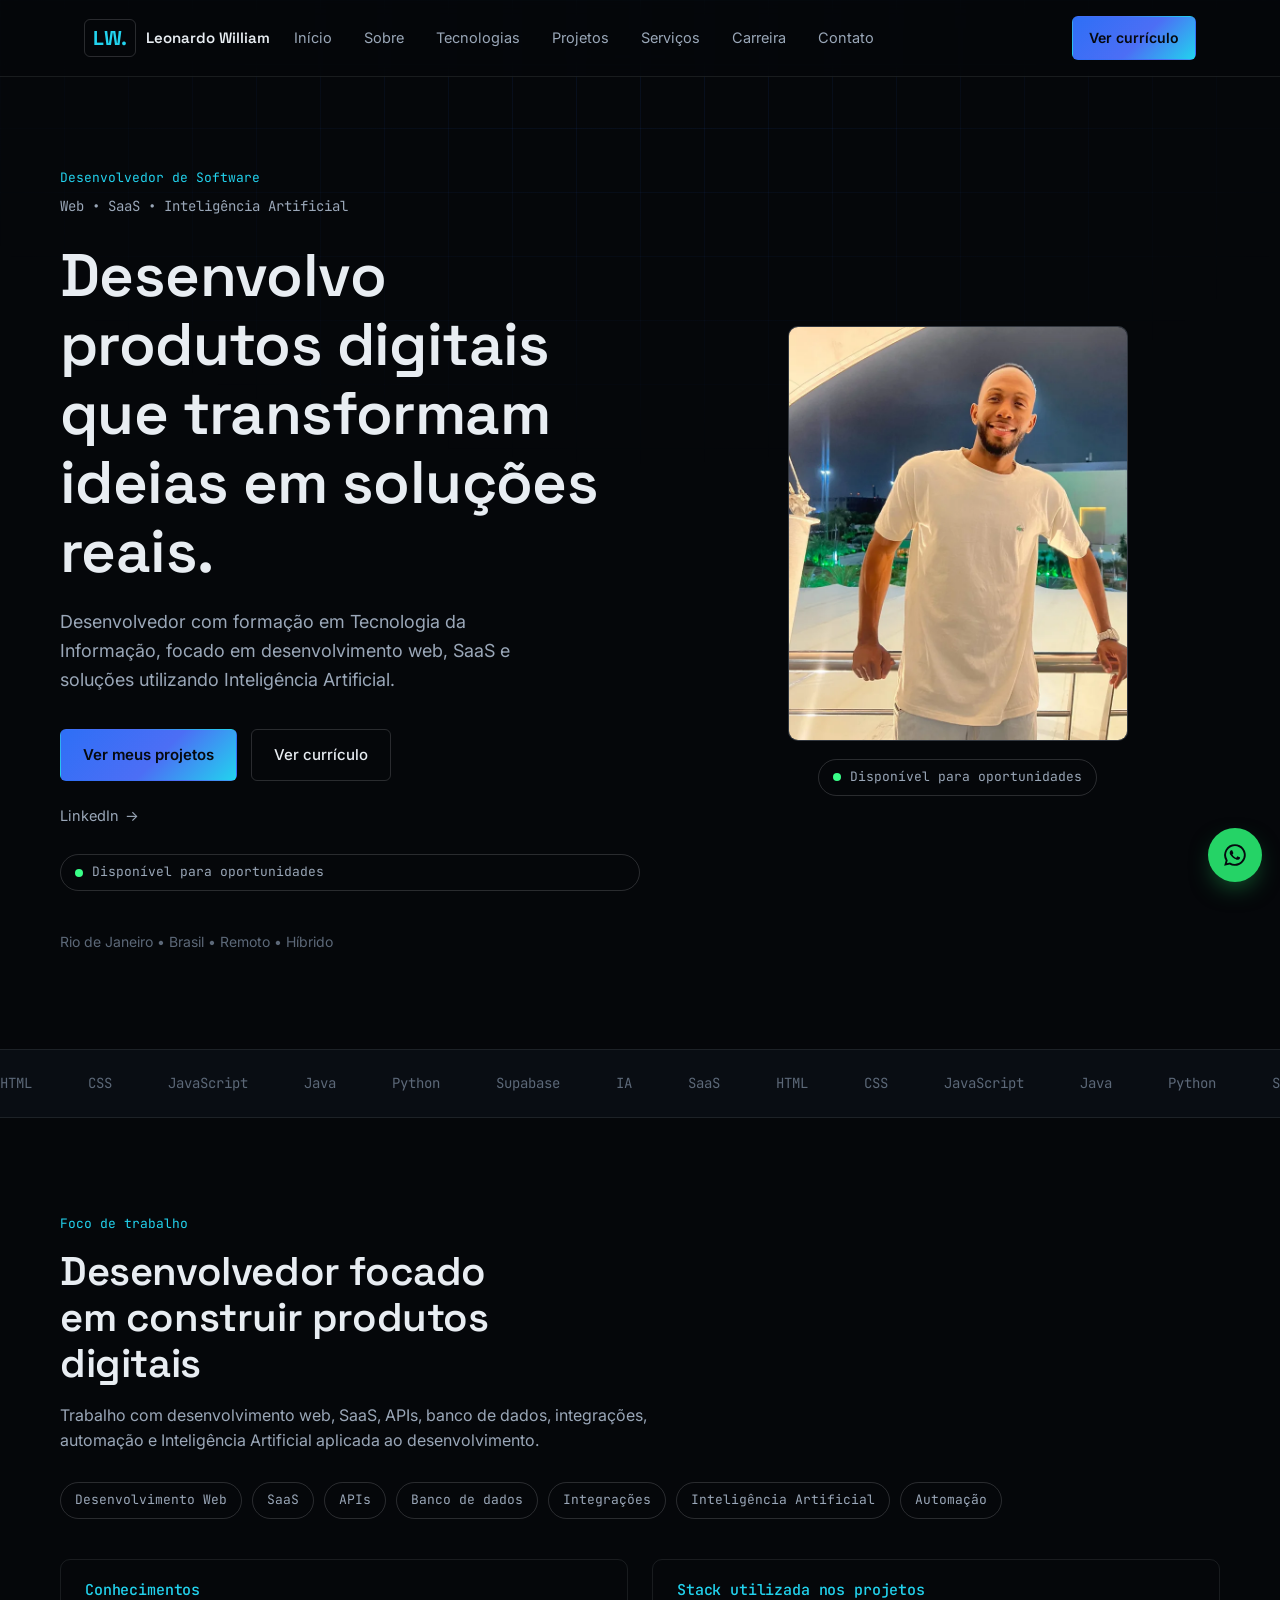
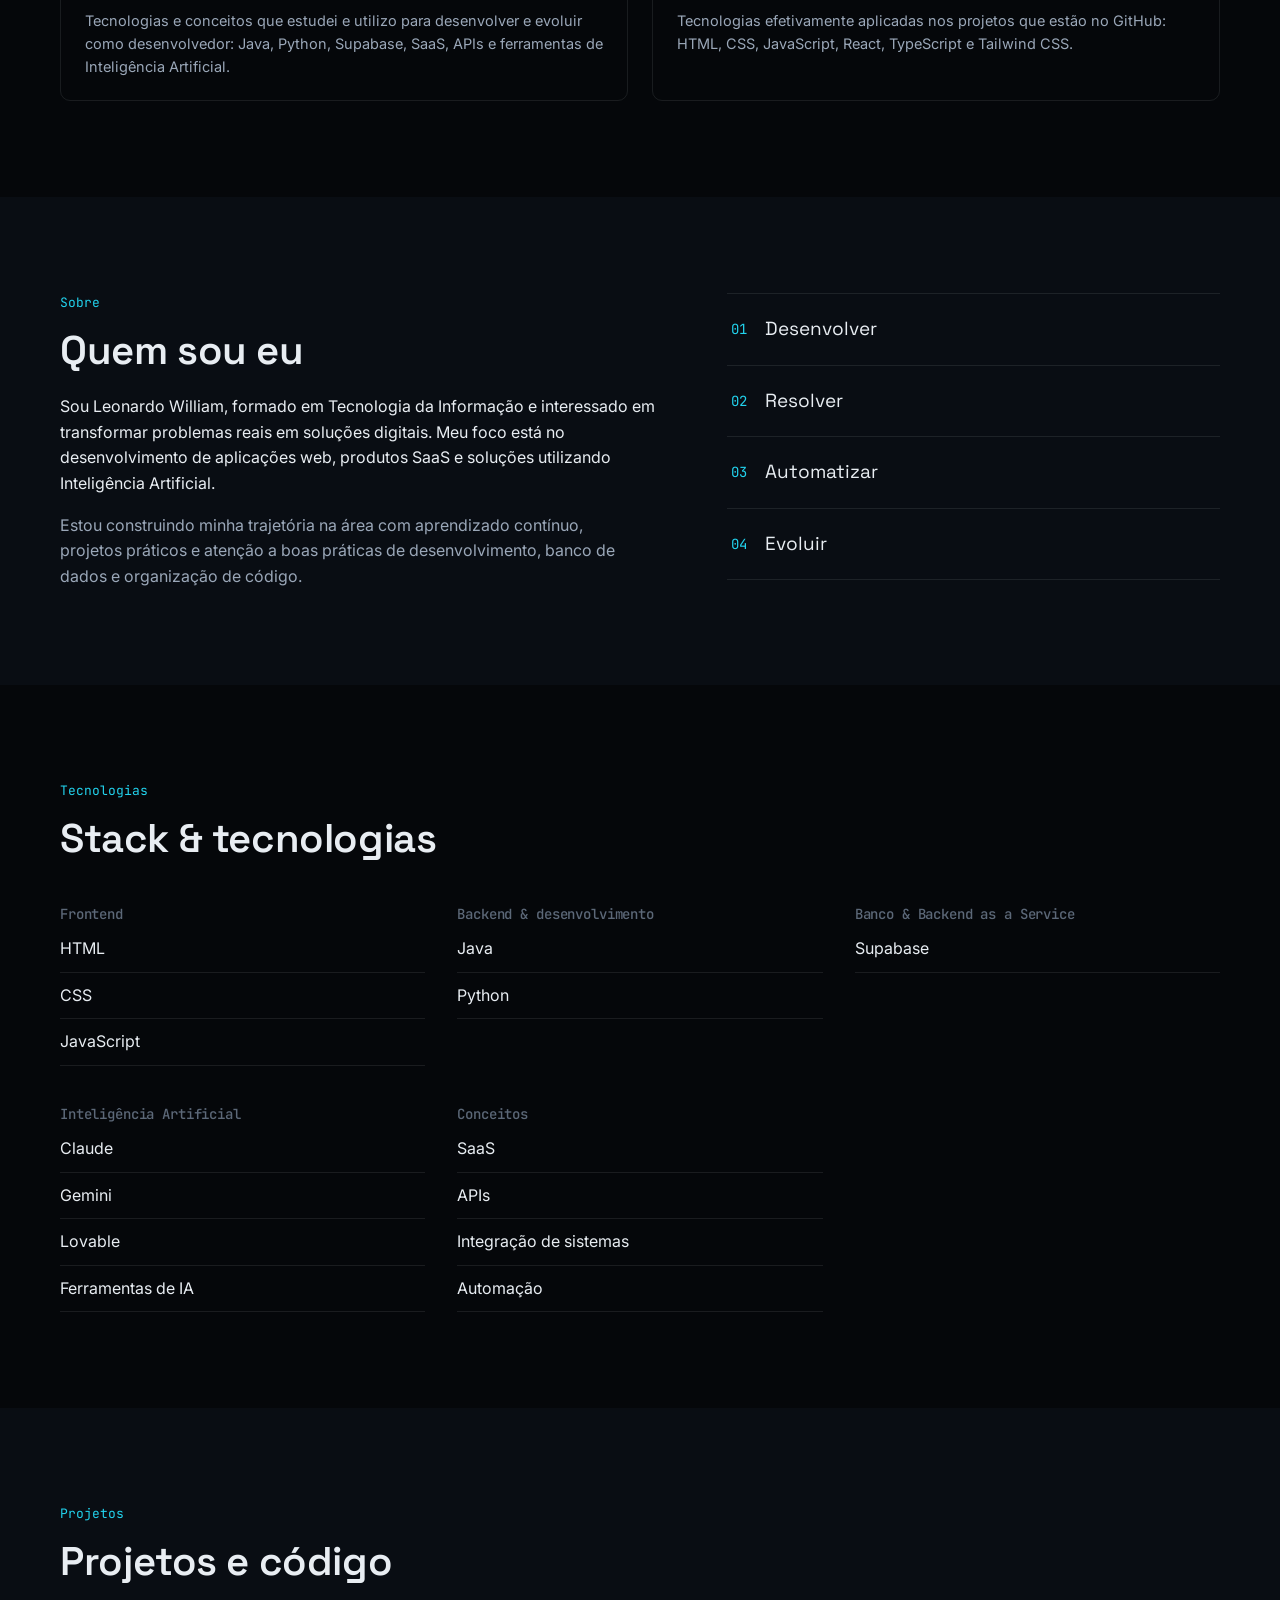
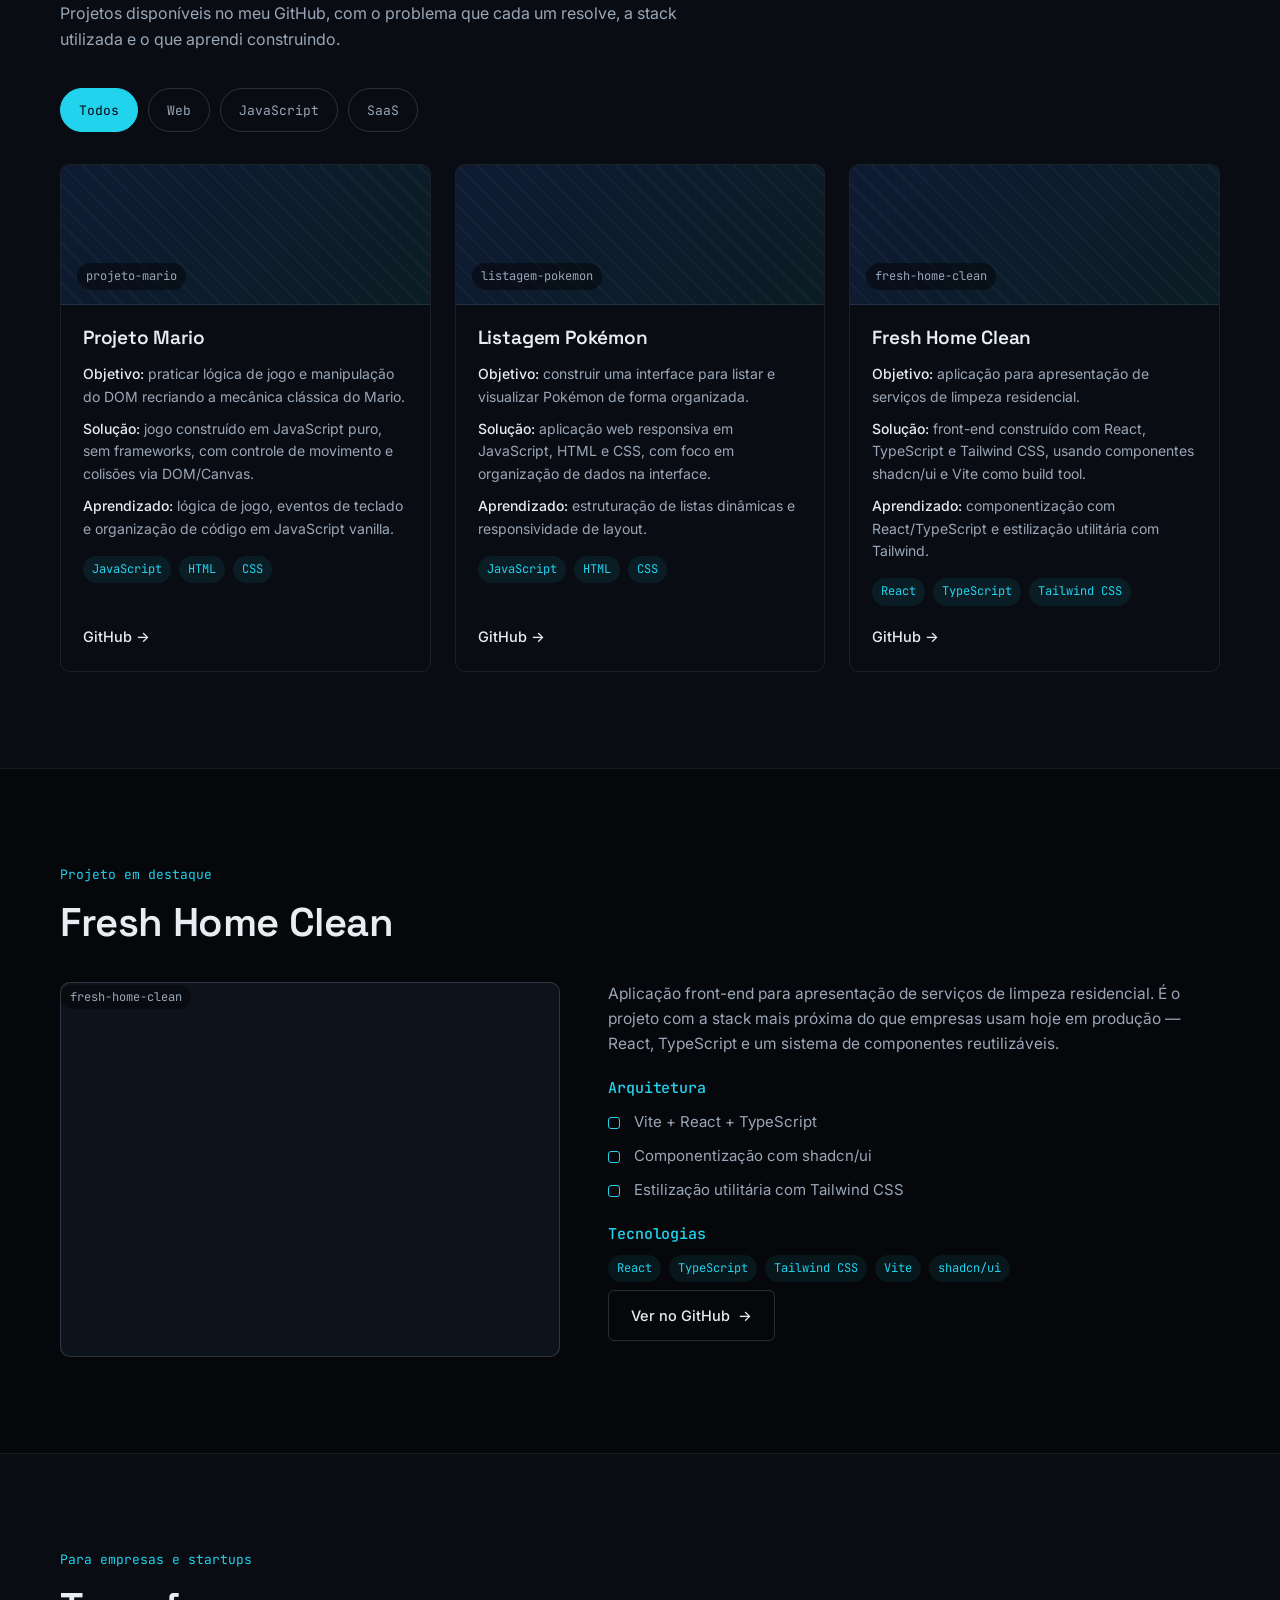
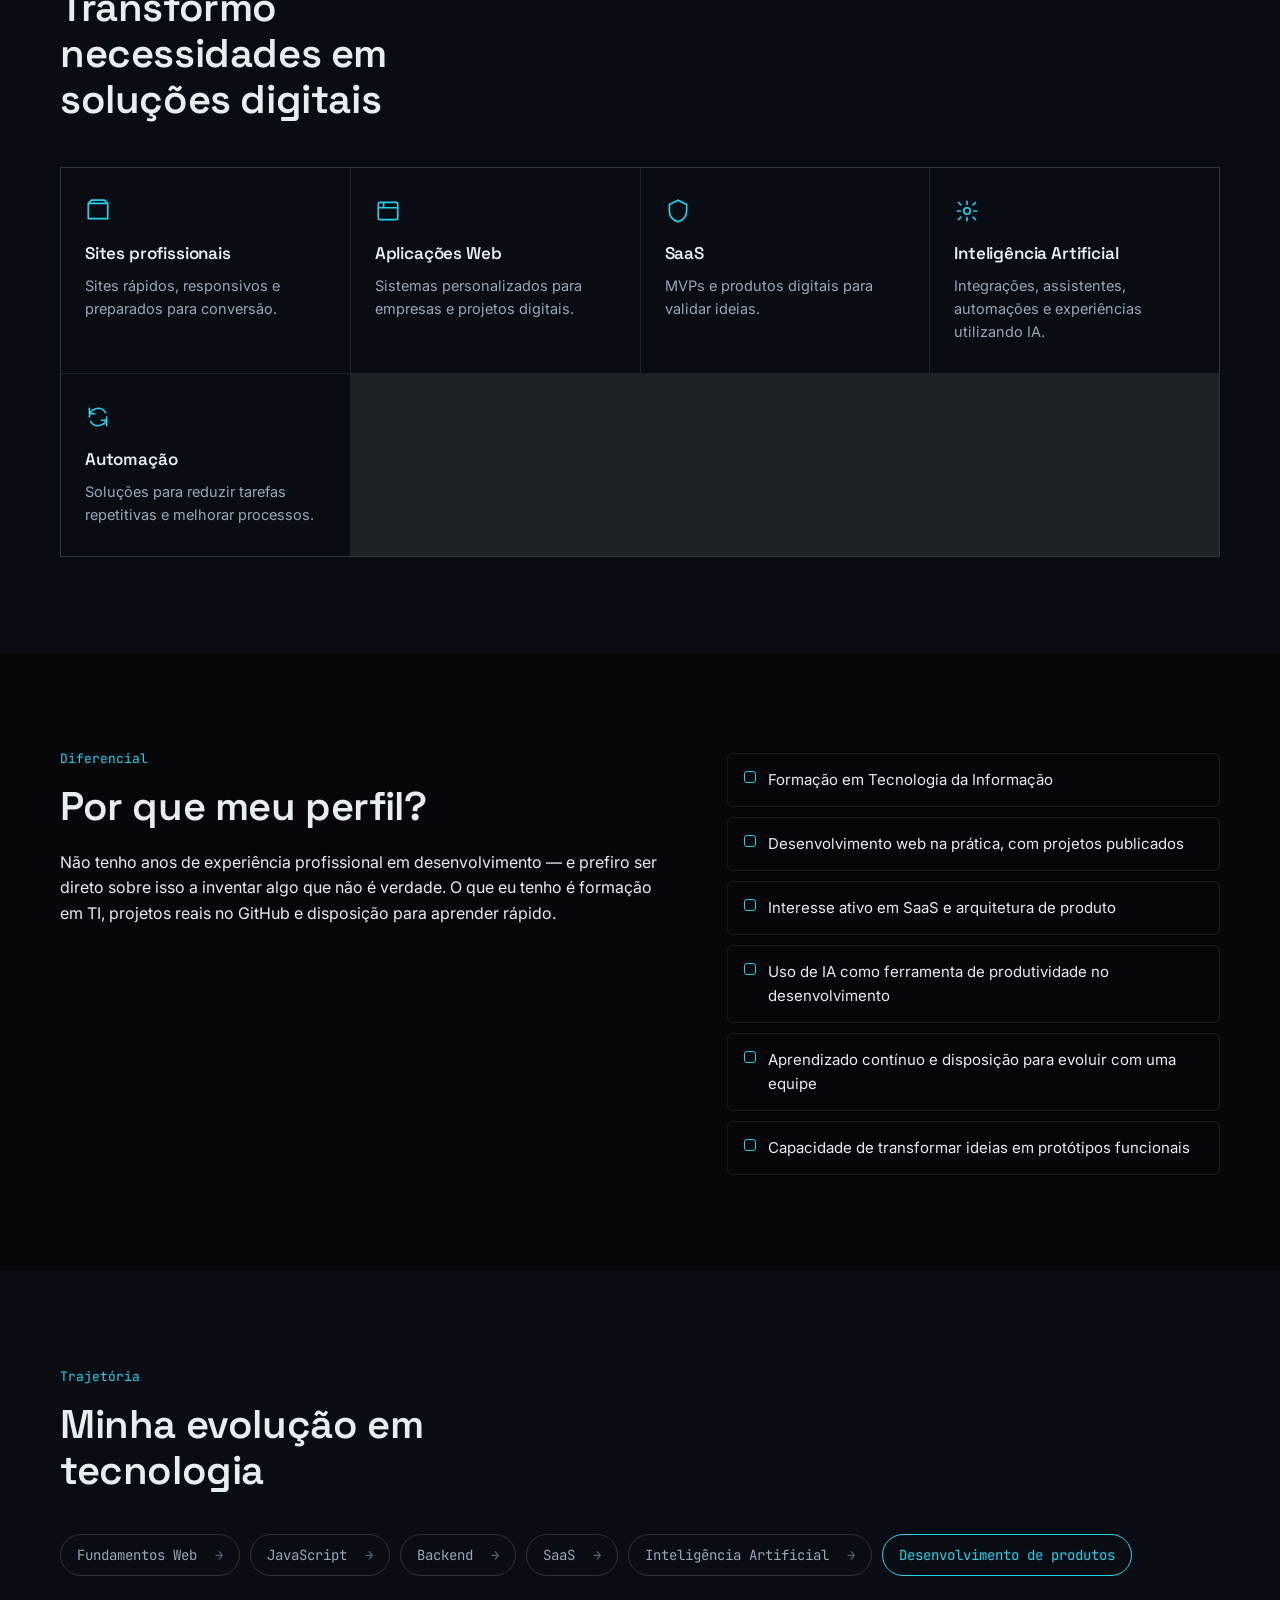
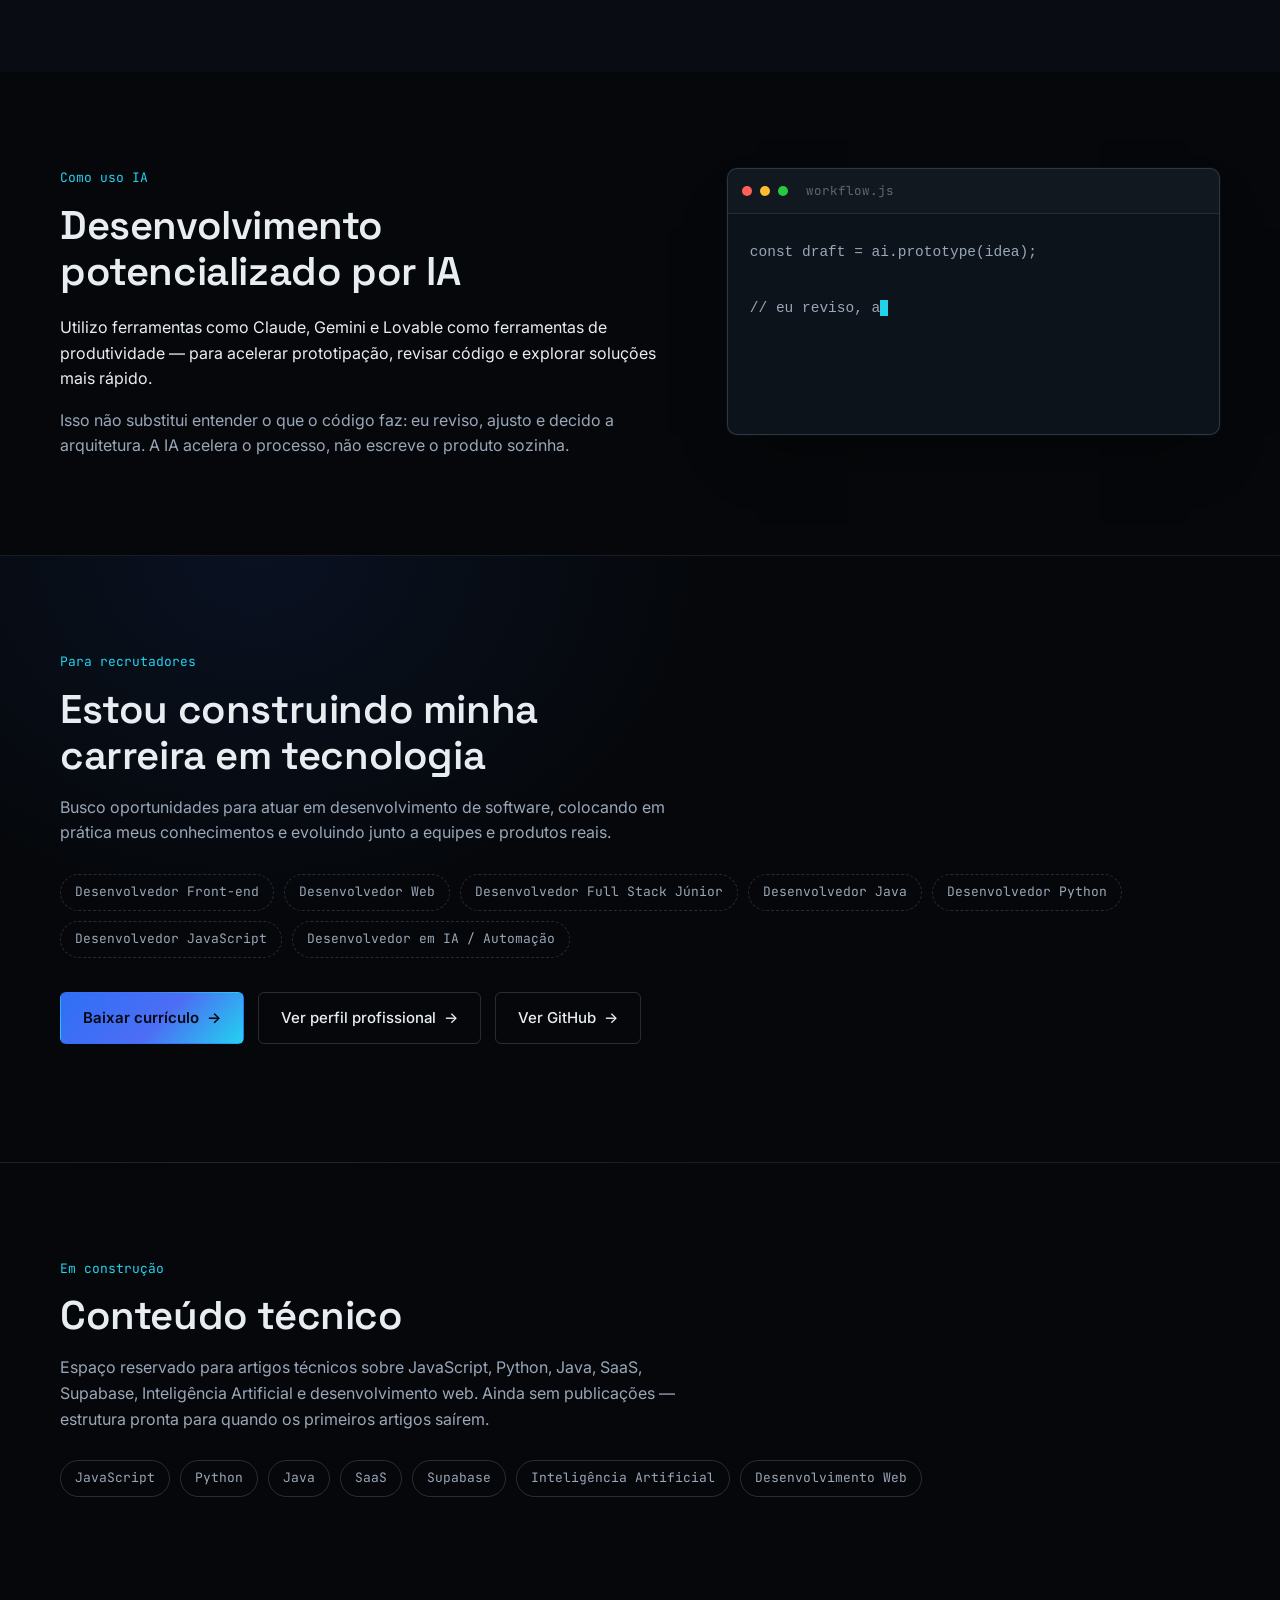
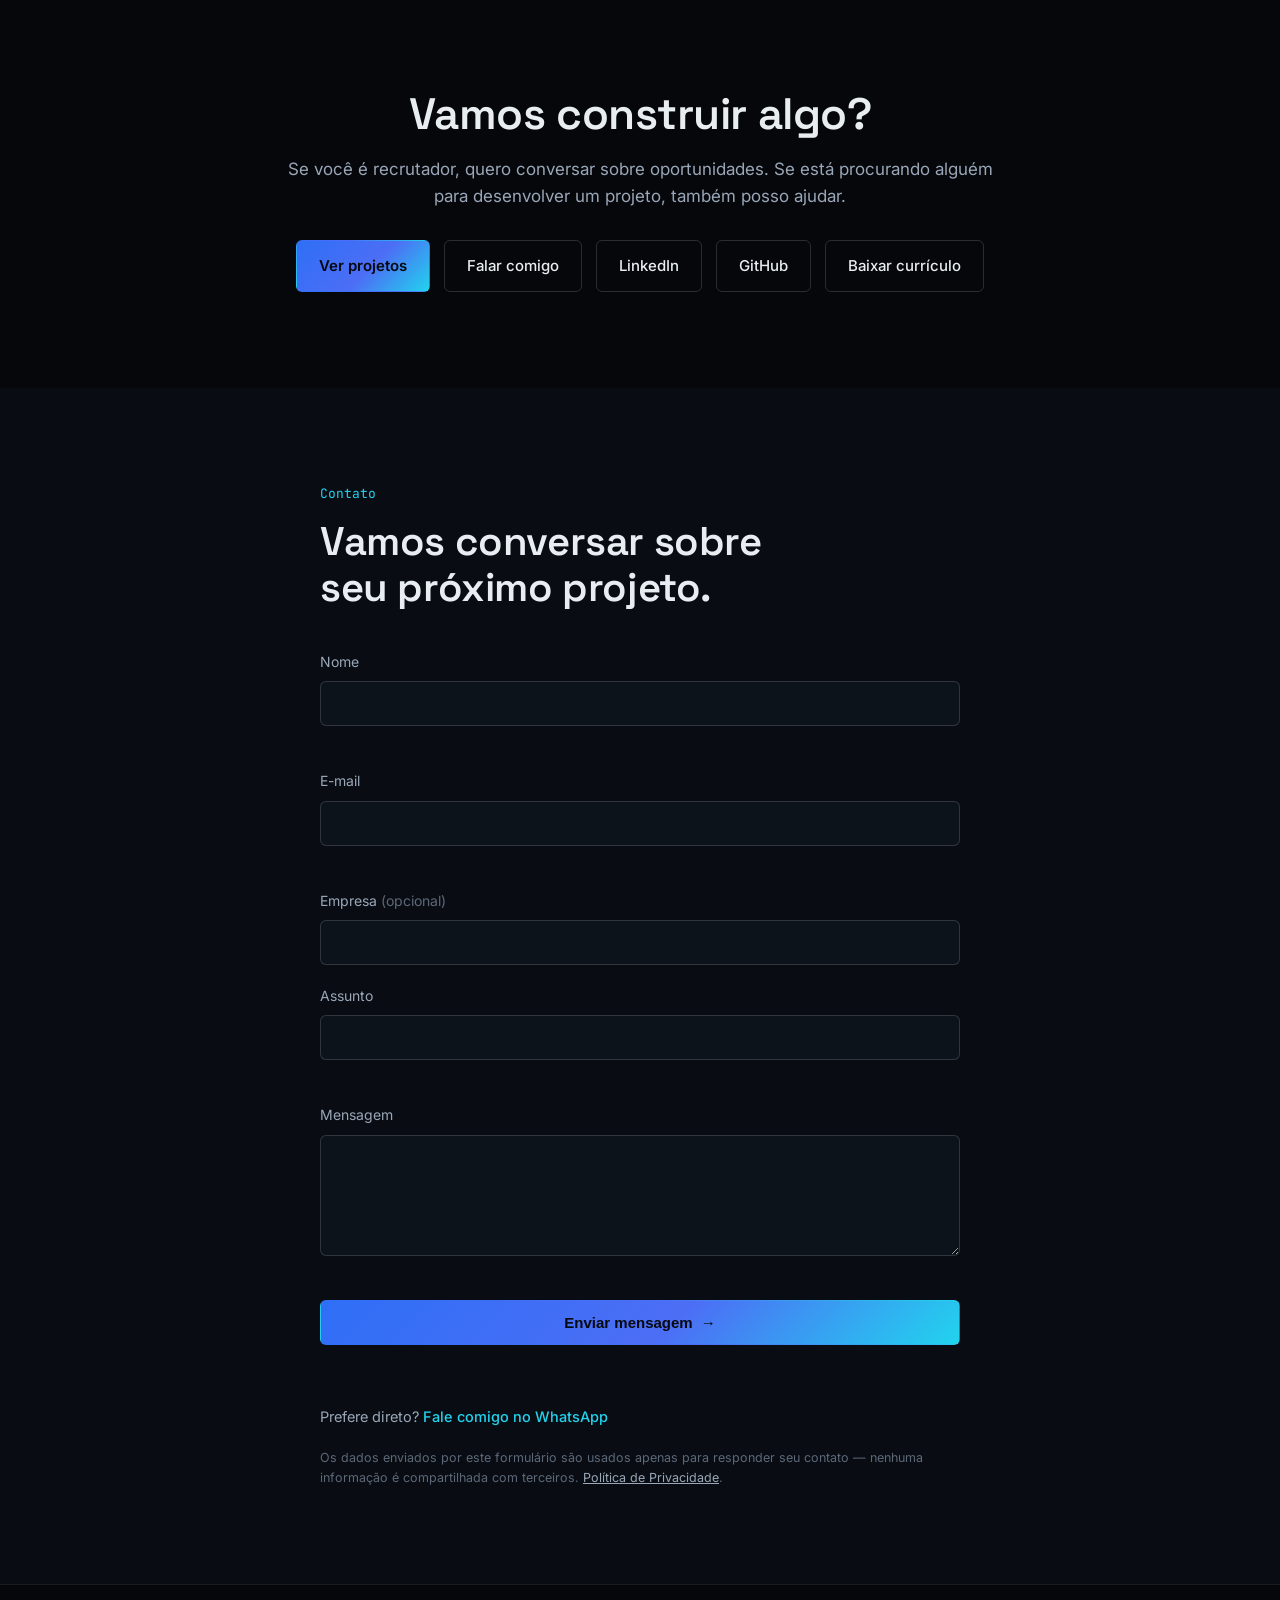
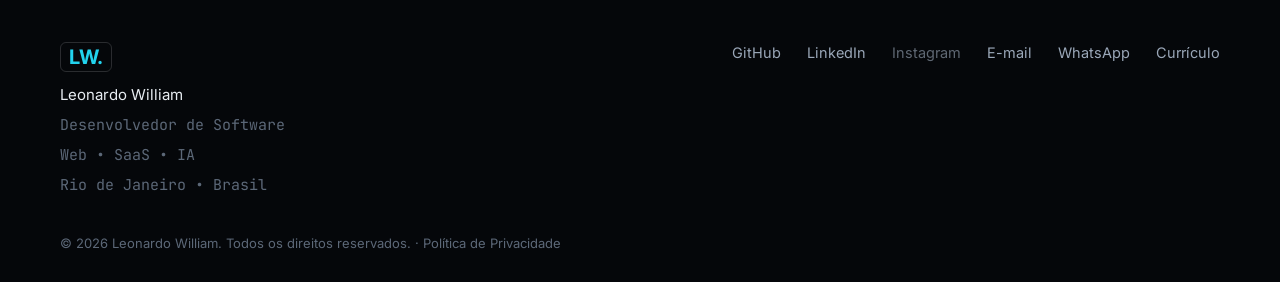
<file: index (1).html>
<!DOCTYPE html>
<html lang="pt-BR">
<head>
<meta charset="UTF-8">
<meta name="viewport" content="width=device-width, initial-scale=1.0">
<title>Leonardo William | Desenvolvedor de Software — Web, SaaS e IA</title>
<meta name="description" content="Leonardo William, desenvolvedor formado em Tecnologia da Informação. Portfólio, projetos e stack em desenvolvimento web, SaaS e soluções com Inteligência Artificial.">

<!--
  DOMÍNIO — trocar em todos os lugares marcados com SEU-DOMINIO-AQUI
  antes de publicar (canonical, Open Graph, Twitter, JSON-LD, sitemap.xml
  e robots.txt). Isso NÃO é um domínio real, é um placeholder.
-->
<link rel="canonical" href="https://SEU-DOMINIO-AQUI.com.br/">
<meta name="theme-color" content="#05070A">
<link rel="icon" href="data:image/svg+xml,%3Csvg xmlns='http://www.w3.org/2000/svg' viewBox='0 0 32 32'%3E%3Crect width='32' height='32' rx='7' fill='%2305070A'/%3E%3Ctext x='16' y='21' font-family='monospace' font-weight='700' font-size='13' fill='%2322D3EE' text-anchor='middle'%3ELW%3C/text%3E%3C/svg%3E">
<link rel="manifest" href="manifest.json">

<!-- Open Graph -->
<meta property="og:type" content="website">
<meta property="og:title" content="Leonardo William | Desenvolvedor de Software — Web, SaaS e IA">
<meta property="og:description" content="Portfólio, projetos e stack em desenvolvimento web, SaaS e soluções com Inteligência Artificial.">
<meta property="og:url" content="https://SEU-DOMINIO-AQUI.com.br/">
<meta property="og:image" content="https://SEU-DOMINIO-AQUI.com.br/assets/og-image.webp">
<meta property="og:locale" content="pt_BR">

<!-- Twitter -->
<meta name="twitter:card" content="summary_large_image">
<meta name="twitter:title" content="Leonardo William | Desenvolvedor de Software — Web, SaaS e IA">
<meta name="twitter:description" content="Portfólio, projetos e stack em desenvolvimento web, SaaS e soluções com Inteligência Artificial.">
<meta name="twitter:image" content="https://SEU-DOMINIO-AQUI.com.br/assets/og-image.webp">

<link rel="preconnect" href="https://fonts.googleapis.com">
<link rel="preconnect" href="https://fonts.gstatic.com" crossorigin>
<link href="https://fonts.googleapis.com/css2?family=Space+Grotesk:wght@500;600;700&family=Inter:wght@400;500;600&family=JetBrains+Mono:wght@400;500&display=swap" rel="stylesheet">

<link rel="stylesheet" href="style.css">

<script type="application/ld+json">
{
  "@context": "https://schema.org",
  "@graph": [
    {
      "@type": "Person",
      "name": "Leonardo William",
      "jobTitle": "Desenvolvedor de Software",
      "description": "Desenvolvedor formado em Tecnologia da Informação, focado em desenvolvimento web, SaaS e soluções com Inteligência Artificial.",
      "knowsAbout": ["JavaScript", "Java", "Python", "HTML", "CSS", "Supabase", "SaaS", "Desenvolvimento Web", "Inteligência Artificial"],
      "url": "https://SEU-DOMINIO-AQUI.com.br/",
      "sameAs": [
        "https://www.linkedin.com/in/leonardo-william-6b0b19253/",
        "https://github.com/LeonardoWilliam",
        "https://www.instagram.com/leo_wiilliam/"
      ]
    },
    {
      "@type": "WebSite",
      "name": "Leonardo William — Portfólio",
      "url": "https://SEU-DOMINIO-AQUI.com.br/"
    }
  ]
}
</script>
</head>
<body>

<a href="#main" class="skip-link">Pular para o conteúdo</a>

<!-- Barra de progresso de scroll -->
<div class="scroll-progress" id="scrollProgress" aria-hidden="true"></div>

<!-- NAVBAR -->
<header class="navbar" id="navbar">
  <div class="navbar__inner">
    <a href="#home" class="logo" aria-label="Leonardo William, início">
      <span class="logo__mark">LW.</span>
      <span class="logo__name">Leonardo William</span>
    </a>

    <nav class="nav-desktop" aria-label="Navegação principal">
      <ul>
        <li><a href="#home">Início</a></li>
        <li><a href="#sobre">Sobre</a></li>
        <li><a href="#tecnologias">Tecnologias</a></li>
        <li><a href="#projetos">Projetos</a></li>
        <li><a href="#servicos">Serviços</a></li>
        <li><a href="#carreira">Carreira</a></li>
        <li><a href="#contato">Contato</a></li>
      </ul>
    </nav>

    <a href="assets/curriculo-leonardo-william.pdf" class="btn btn--primary btn--sm nav-cta" download data-track="curriculo_click">Ver currículo</a>

    <button class="menu-toggle" id="menuToggle" aria-expanded="false" aria-controls="mobileMenu" aria-label="Abrir menu">
      <span></span><span></span><span></span>
    </button>
  </div>
</header>

<!-- Fora do <header>: backdrop-filter na navbar criaria um containing block
     para elementos position:fixed filhos, quebrando a altura deste menu. -->
<nav class="nav-mobile" id="mobileMenu" aria-label="Navegação móvel">
  <ul>
    <li><a href="#home">Início</a></li>
    <li><a href="#sobre">Sobre</a></li>
    <li><a href="#tecnologias">Tecnologias</a></li>
    <li><a href="#projetos">Projetos</a></li>
    <li><a href="#servicos">Serviços</a></li>
    <li><a href="#carreira">Carreira</a></li>
    <li><a href="#contato">Contato</a></li>
  </ul>
  <a href="assets/curriculo-leonardo-william.pdf" class="btn btn--primary" download data-track="curriculo_click">Ver currículo</a>
</nav>

<main id="main">

  <!-- HERO -->
  <section class="hero" id="home">
    <div class="grid-bg" aria-hidden="true"></div>
    <div class="hero__inner">
      <div class="hero__content">
        <p class="eyebrow eyebrow--hero">Desenvolvedor de Software</p>
        <p class="hero__kicker">Web <span aria-hidden="true">•</span> SaaS <span aria-hidden="true">•</span> Inteligência Artificial</p>

        <h1 class="hero__title">Desenvolvo produtos digitais que transformam ideias em soluções reais.</h1>

        <p class="hero__subtitle">
          Desenvolvedor com formação em Tecnologia da Informação, focado em
          desenvolvimento web, SaaS e soluções utilizando Inteligência Artificial.
        </p>

        <div class="hero__ctas">
          <a href="#projetos" class="btn btn--primary">Ver meus projetos</a>
          <a href="assets/curriculo-leonardo-william.pdf" class="btn btn--ghost" download data-track="curriculo_click">Ver currículo</a>
        </div>

        <a href="https://www.linkedin.com/in/leonardo-william-6b0b19253/" class="hero__recruiter-link" target="_blank" rel="noopener noreferrer" data-track="linkedin_click">LinkedIn <span aria-hidden="true">→</span></a>

        <div class="hero__meta">
          <p class="status-pill">
            <span class="status-dot" aria-hidden="true"></span>
            Disponível para oportunidades
          </p>
          <p class="hero__location">Rio de Janeiro <span aria-hidden="true">•</span> Brasil <span aria-hidden="true">•</span> Remoto <span aria-hidden="true">•</span> Híbrido</p>
        </div>
      </div>

      <div class="hero__visual">
        <div class="photo-card">
          <img
            src="assets/leonardo-william.webp"
            alt="Foto de Leonardo William"
            class="photo-card__img"
            width="360" height="440"
            onerror="this.style.display='none'; this.nextElementSibling.style.display='flex';">
          <div class="photo-card__fallback" aria-hidden="true">
            <span>LW</span>
          </div>
        </div>
        <div class="photo-card__badge">
          <span class="status-dot" aria-hidden="true"></span>
          Disponível para oportunidades
        </div>
      </div>
    </div>
  </section>

  <!-- TECH BAR -->
  <section class="tech-bar" aria-label="Ecossistema de tecnologias">
    <div class="tech-bar__track">
      <span>HTML</span><span>CSS</span><span>JavaScript</span><span>Java</span>
      <span>Python</span><span>Supabase</span><span>IA</span><span>SaaS</span>
      <span>HTML</span><span>CSS</span><span>JavaScript</span><span>Java</span>
      <span>Python</span><span>Supabase</span><span>IA</span><span>SaaS</span>
    </div>
  </section>

  <!-- POSICIONAMENTO -->
  <section class="section" id="posicionamento">
    <div class="section__inner">
      <p class="eyebrow" data-reveal>Foco de trabalho</p>
      <h2 data-reveal>Desenvolvedor focado em construir produtos digitais</h2>
      <p class="section__lead" data-reveal>
        Trabalho com desenvolvimento web, SaaS, APIs, banco de dados, integrações,
        automação e Inteligência Artificial aplicada ao desenvolvimento.
      </p>

      <div class="focus-tags" data-reveal>
        <span>Desenvolvimento Web</span>
        <span>SaaS</span>
        <span>APIs</span>
        <span>Banco de dados</span>
        <span>Integrações</span>
        <span>Inteligência Artificial</span>
        <span>Automação</span>
      </div>

      <div class="honesty-split" data-reveal>
        <div>
          <h3>Conhecimentos</h3>
          <p>Tecnologias e conceitos que estudei e utilizo para desenvolver e evoluir como desenvolvedor: Java, Python, Supabase, SaaS, APIs e ferramentas de Inteligência Artificial.</p>
        </div>
        <div>
          <h3>Stack utilizada nos projetos</h3>
          <p>Tecnologias efetivamente aplicadas nos projetos que estão no GitHub: HTML, CSS, JavaScript, React, TypeScript e Tailwind CSS.</p>
        </div>
      </div>
    </div>
  </section>

  <!-- SOBRE -->
  <section class="section section--alt" id="sobre">
    <div class="section__inner section__inner--split">
      <div class="section__text" data-reveal>
        <p class="eyebrow">Sobre</p>
        <h2>Quem sou eu</h2>
        <p>
          Sou Leonardo William, formado em Tecnologia da Informação e interessado
          em transformar problemas reais em soluções digitais. Meu foco está no
          desenvolvimento de aplicações web, produtos SaaS e soluções utilizando
          Inteligência Artificial.
        </p>
        <p>
          Estou construindo minha trajetória na área com aprendizado contínuo,
          projetos práticos e atenção a boas práticas de desenvolvimento, banco
          de dados e organização de código.
        </p>
      </div>

      <ol class="about-steps" data-reveal>
        <li><span class="about-steps__num">01</span><span>Desenvolver</span></li>
        <li><span class="about-steps__num">02</span><span>Resolver</span></li>
        <li><span class="about-steps__num">03</span><span>Automatizar</span></li>
        <li><span class="about-steps__num">04</span><span>Evoluir</span></li>
      </ol>
    </div>
  </section>

  <!-- TECNOLOGIAS -->
  <section class="section" id="tecnologias">
    <div class="section__inner">
      <p class="eyebrow" data-reveal>Tecnologias</p>
      <h2 data-reveal>Stack &amp; tecnologias</h2>

      <div class="stack-grid" data-reveal>
        <div class="stack-group">
          <h3>Frontend</h3>
          <ul><li>HTML</li><li>CSS</li><li>JavaScript</li></ul>
        </div>
        <div class="stack-group">
          <h3>Backend &amp; desenvolvimento</h3>
          <ul><li>Java</li><li>Python</li></ul>
        </div>
        <div class="stack-group">
          <h3>Banco &amp; Backend as a Service</h3>
          <ul><li>Supabase</li></ul>
        </div>
        <div class="stack-group">
          <h3>Inteligência Artificial</h3>
          <ul><li>Claude</li><li>Gemini</li><li>Lovable</li><li>Ferramentas de IA</li></ul>
        </div>
        <div class="stack-group">
          <h3>Conceitos</h3>
          <ul><li>SaaS</li><li>APIs</li><li>Integração de sistemas</li><li>Automação</li></ul>
        </div>
      </div>
    </div>
  </section>

  <!-- PROJETOS -->
  <section class="section section--alt" id="projetos">
    <div class="section__inner">
      <p class="eyebrow" data-reveal>Projetos</p>
      <h2 data-reveal>Projetos e código</h2>
      <p class="section__lead" data-reveal>
        Projetos disponíveis no meu <a href="https://github.com/LeonardoWilliam" target="_blank" rel="noopener noreferrer" data-track="github_click">GitHub</a>, com o problema que cada um resolve, a stack utilizada e o que aprendi construindo.
      </p>

      <div class="filter-bar" data-reveal role="group" aria-label="Filtrar projetos por tecnologia">
        <button class="filter-btn is-active" data-filter="all">Todos</button>
        <button class="filter-btn" data-filter="web">Web</button>
        <button class="filter-btn" data-filter="javascript">JavaScript</button>
        <button class="filter-btn" data-filter="saas">SaaS</button>
      </div>

      <div class="case-grid" data-reveal>
        <article class="case-card" data-category="web javascript">
          <div class="case-card__media" aria-hidden="true">
            <span class="case-card__media-label">projeto-mario</span>
          </div>
          <div class="case-card__body">
            <h3>Projeto Mario</h3>
            <p class="case-card__field"><strong>Objetivo:</strong> praticar lógica de jogo e manipulação do DOM recriando a mecânica clássica do Mario.</p>
            <p class="case-card__field"><strong>Solução:</strong> jogo construído em JavaScript puro, sem frameworks, com controle de movimento e colisões via DOM/Canvas.</p>
            <p class="case-card__field"><strong>Aprendizado:</strong> lógica de jogo, eventos de teclado e organização de código em JavaScript vanilla.</p>
            <ul class="tag-list">
              <li>JavaScript</li><li>HTML</li><li>CSS</li>
            </ul>
            <div class="case-card__links">
              <a href="https://github.com/LeonardoWilliam/projeto-mario" target="_blank" rel="noopener noreferrer" data-track="github_click">GitHub <span aria-hidden="true">→</span></a>
            </div>
          </div>
        </article>

        <article class="case-card" data-category="web javascript">
          <div class="case-card__media" aria-hidden="true">
            <span class="case-card__media-label">listagem-pokemon</span>
          </div>
          <div class="case-card__body">
            <h3>Listagem Pokémon</h3>
            <p class="case-card__field"><strong>Objetivo:</strong> construir uma interface para listar e visualizar Pokémon de forma organizada.</p>
            <p class="case-card__field"><strong>Solução:</strong> aplicação web responsiva em JavaScript, HTML e CSS, com foco em organização de dados na interface.</p>
            <p class="case-card__field"><strong>Aprendizado:</strong> estruturação de listas dinâmicas e responsividade de layout.</p>
            <ul class="tag-list">
              <li>JavaScript</li><li>HTML</li><li>CSS</li>
            </ul>
            <div class="case-card__links">
              <a href="https://github.com/LeonardoWilliam/listagem-pokemon" target="_blank" rel="noopener noreferrer" data-track="github_click">GitHub <span aria-hidden="true">→</span></a>
            </div>
          </div>
        </article>

        <article class="case-card" data-category="web saas">
          <div class="case-card__media" aria-hidden="true">
            <span class="case-card__media-label">fresh-home-clean</span>
          </div>
          <div class="case-card__body">
            <h3>Fresh Home Clean</h3>
            <p class="case-card__field"><strong>Objetivo:</strong> aplicação para apresentação de serviços de limpeza residencial.</p>
            <p class="case-card__field"><strong>Solução:</strong> front-end construído com React, TypeScript e Tailwind CSS, usando componentes shadcn/ui e Vite como build tool.</p>
            <p class="case-card__field"><strong>Aprendizado:</strong> componentização com React/TypeScript e estilização utilitária com Tailwind.</p>
            <ul class="tag-list">
              <li>React</li><li>TypeScript</li><li>Tailwind CSS</li>
            </ul>
            <div class="case-card__links">
              <a href="https://github.com/LeonardoWilliam/fresh-home-clean-a7bb1adc" target="_blank" rel="noopener noreferrer" data-track="github_click">GitHub <span aria-hidden="true">→</span></a>
            </div>
          </div>
        </article>
      </div>

      <p class="filter-empty" id="filterEmpty" hidden>Nenhum projeto nessa categoria ainda.</p>
    </div>
  </section>

  <!-- PROJETO EM DESTAQUE -->
  <section class="section featured-project" id="destaque">
    <div class="section__inner">
      <p class="eyebrow" data-reveal>Projeto em destaque</p>
      <h2 data-reveal>Fresh Home Clean</h2>

      <div class="featured-project__grid" data-reveal>
        <div class="featured-project__media" aria-hidden="true">
          <span class="case-card__media-label">fresh-home-clean</span>
        </div>
        <div class="featured-project__body">
          <p>
            Aplicação front-end para apresentação de serviços de limpeza
            residencial. É o projeto com a stack mais próxima do que empresas
            usam hoje em produção — React, TypeScript e um sistema de
            componentes reutilizáveis.
          </p>

          <h3>Arquitetura</h3>
          <ul class="check-list">
            <li>Vite + React + TypeScript</li>
            <li>Componentização com shadcn/ui</li>
            <li>Estilização utilitária com Tailwind CSS</li>
          </ul>

          <h3>Tecnologias</h3>
          <ul class="tag-list">
            <li>React</li><li>TypeScript</li><li>Tailwind CSS</li><li>Vite</li><li>shadcn/ui</li>
          </ul>

          <div class="case-card__links">
            <a href="https://github.com/LeonardoWilliam/fresh-home-clean-a7bb1adc" class="btn btn--ghost" target="_blank" rel="noopener noreferrer" data-track="github_click">Ver no GitHub <span aria-hidden="true">→</span></a>
          </div>
        </div>
      </div>
    </div>
  </section>

  <!-- SERVIÇOS (clientes) -->
  <section class="section section--alt" id="servicos">
    <div class="section__inner">
      <p class="eyebrow" data-reveal>Para empresas e startups</p>
      <h2 data-reveal>Transformo necessidades em soluções digitais</h2>

      <div class="service-grid" data-reveal>
        <div class="service-card">
          <svg class="service-card__icon" viewBox="0 0 24 24" fill="none" aria-hidden="true"><path d="M3 5h18M3 5v14h18V5M3 5l3-3h12l3 3" stroke="currentColor" stroke-width="1.5" stroke-linecap="round" stroke-linejoin="round"/></svg>
          <h3>Sites profissionais</h3>
          <p>Sites rápidos, responsivos e preparados para conversão.</p>
        </div>
        <div class="service-card">
          <svg class="service-card__icon" viewBox="0 0 24 24" fill="none" aria-hidden="true"><rect x="3" y="4" width="18" height="16" rx="1.5" stroke="currentColor" stroke-width="1.5"/><path d="M3 9h18M8 4v5" stroke="currentColor" stroke-width="1.5"/></svg>
          <h3>Aplicações Web</h3>
          <p>Sistemas personalizados para empresas e projetos digitais.</p>
        </div>
        <div class="service-card">
          <svg class="service-card__icon" viewBox="0 0 24 24" fill="none" aria-hidden="true"><path d="M12 2l8 4v6c0 5-3.5 8.5-8 10-4.5-1.5-8-5-8-10V6l8-4z" stroke="currentColor" stroke-width="1.5" stroke-linecap="round" stroke-linejoin="round"/></svg>
          <h3>SaaS</h3>
          <p>MVPs e produtos digitais para validar ideias.</p>
        </div>
        <div class="service-card">
          <svg class="service-card__icon" viewBox="0 0 24 24" fill="none" aria-hidden="true"><circle cx="12" cy="12" r="3" stroke="currentColor" stroke-width="1.5"/><path d="M12 3v3M12 18v3M4.2 4.2l2.1 2.1M17.7 17.7l2.1 2.1M3 12h3M18 12h3M4.2 19.8l2.1-2.1M17.7 6.3l2.1-2.1" stroke="currentColor" stroke-width="1.5" stroke-linecap="round"/></svg>
          <h3>Inteligência Artificial</h3>
          <p>Integrações, assistentes, automações e experiências utilizando IA.</p>
        </div>
        <div class="service-card">
          <svg class="service-card__icon" viewBox="0 0 24 24" fill="none" aria-hidden="true"><path d="M4 12a8 8 0 0114.9-4M20 12a8 8 0 01-14.9 4M4 4v5h5M20 20v-5h-5" stroke="currentColor" stroke-width="1.5" stroke-linecap="round" stroke-linejoin="round"/></svg>
          <h3>Automação</h3>
          <p>Soluções para reduzir tarefas repetitivas e melhorar processos.</p>
        </div>
      </div>
    </div>
  </section>

  <!-- POR QUE MEU PERFIL -->
  <section class="section" id="diferencial">
    <div class="section__inner section__inner--split">
      <div class="section__text" data-reveal>
        <p class="eyebrow">Diferencial</p>
        <h2>Por que meu perfil?</h2>
        <p>
          Não tenho anos de experiência profissional em desenvolvimento — e prefiro
          ser direto sobre isso a inventar algo que não é verdade. O que eu tenho é
          formação em TI, projetos reais no GitHub e disposição para aprender rápido.
        </p>
      </div>

      <ul class="check-list check-list--cards" data-reveal>
        <li>Formação em Tecnologia da Informação</li>
        <li>Desenvolvimento web na prática, com projetos publicados</li>
        <li>Interesse ativo em SaaS e arquitetura de produto</li>
        <li>Uso de IA como ferramenta de produtividade no desenvolvimento</li>
        <li>Aprendizado contínuo e disposição para evoluir com uma equipe</li>
        <li>Capacidade de transformar ideias em protótipos funcionais</li>
      </ul>
    </div>
  </section>

  <!-- ROADMAP -->
  <section class="section section--alt" id="roadmap">
    <div class="section__inner">
      <p class="eyebrow" data-reveal>Trajetória</p>
      <h2 data-reveal>Minha evolução em tecnologia</h2>

      <ol class="roadmap" data-reveal>
        <li><span>Fundamentos Web</span></li>
        <li><span>JavaScript</span></li>
        <li><span>Backend</span></li>
        <li><span>SaaS</span></li>
        <li><span>Inteligência Artificial</span></li>
        <li><span>Desenvolvimento de produtos</span></li>
      </ol>
    </div>
  </section>

  <!-- IA COMO FERRAMENTA -->
  <section class="section" id="ia-ferramenta">
    <div class="section__inner section__inner--split">
      <div class="section__text" data-reveal>
        <p class="eyebrow">Como uso IA</p>
        <h2>Desenvolvimento potencializado por IA</h2>
        <p>
          Utilizo ferramentas como Claude, Gemini e Lovable como ferramentas de
          produtividade — para acelerar prototipação, revisar código e explorar
          soluções mais rápido.
        </p>
        <p>
          Isso não substitui entender o que o código faz: eu reviso, ajusto e
          decido a arquitetura. A IA acelera o processo, não escreve o produto
          sozinha.
        </p>
      </div>

      <div class="terminal" data-reveal aria-hidden="true">
        <div class="terminal__bar">
          <span class="terminal__dot terminal__dot--red"></span>
          <span class="terminal__dot terminal__dot--yellow"></span>
          <span class="terminal__dot terminal__dot--green"></span>
          <span class="terminal__title">workflow.js</span>
        </div>
        <pre class="terminal__body"><code id="typedCode"></code><span class="cursor-blink">&nbsp;</span></pre>
      </div>
    </div>
  </section>

  <!-- CARREIRA (recrutadores) -->
  <section class="section section--recruiter" id="carreira">
    <div class="section__inner" data-reveal>
      <p class="eyebrow">Para recrutadores</p>
      <h2>Estou construindo minha carreira em tecnologia</h2>
      <p class="section__lead">
        Busco oportunidades para atuar em desenvolvimento de software, colocando
        em prática meus conhecimentos e evoluindo junto a equipes e produtos reais.
      </p>

      <div class="role-tags" aria-label="Cargos de interesse">
        <span>Desenvolvedor Front-end</span>
        <span>Desenvolvedor Web</span>
        <span>Desenvolvedor Full Stack Júnior</span>
        <span>Desenvolvedor Java</span>
        <span>Desenvolvedor Python</span>
        <span>Desenvolvedor JavaScript</span>
        <span>Desenvolvedor em IA / Automação</span>
      </div>

      <div class="hero__ctas">
        <a href="assets/curriculo-leonardo-william.pdf" class="btn btn--primary" download data-track="curriculo_click">Baixar currículo <span aria-hidden="true">→</span></a>
        <a href="https://www.linkedin.com/in/leonardo-william-6b0b19253/" class="btn btn--ghost" target="_blank" rel="noopener noreferrer" data-track="linkedin_click">Ver perfil profissional <span aria-hidden="true">→</span></a>
        <a href="https://github.com/LeonardoWilliam" class="btn btn--ghost" target="_blank" rel="noopener noreferrer" data-track="github_click">Ver GitHub <span aria-hidden="true">→</span></a>
      </div>
    </div>
  </section>

  <!-- CONTEÚDO TÉCNICO (placeholder de blog) -->
  <section class="section" id="conteudo">
    <div class="section__inner" data-reveal>
      <p class="eyebrow">Em construção</p>
      <h2>Conteúdo técnico</h2>
      <p class="section__lead">
        Espaço reservado para artigos técnicos sobre JavaScript, Python, Java,
        SaaS, Supabase, Inteligência Artificial e desenvolvimento web. Ainda sem
        publicações — estrutura pronta para quando os primeiros artigos saírem.
      </p>
      <div class="focus-tags">
        <span>JavaScript</span><span>Python</span><span>Java</span>
        <span>SaaS</span><span>Supabase</span><span>Inteligência Artificial</span>
        <span>Desenvolvimento Web</span>
      </div>
    </div>
  </section>

  <!-- CTA FINAL -->
  <section class="section cta-final">
    <div class="section__inner" data-reveal>
      <h2>Vamos construir algo?</h2>
      <p>
        Se você é recrutador, quero conversar sobre oportunidades. Se está
        procurando alguém para desenvolver um projeto, também posso ajudar.
      </p>
      <div class="hero__ctas hero__ctas--wrap">
        <a href="#projetos" class="btn btn--primary">Ver projetos</a>
        <a href="https://wa.me/SEUNUMERO" class="btn btn--ghost" target="_blank" rel="noopener noreferrer" data-track="whatsapp_click">Falar comigo</a>
        <a href="https://www.linkedin.com/in/leonardo-william-6b0b19253/" class="btn btn--ghost" target="_blank" rel="noopener noreferrer" data-track="linkedin_click">LinkedIn</a>
        <a href="https://github.com/LeonardoWilliam" class="btn btn--ghost" target="_blank" rel="noopener noreferrer" data-track="github_click">GitHub</a>
        <a href="assets/curriculo-leonardo-william.pdf" class="btn btn--ghost" download data-track="curriculo_click">Baixar currículo</a>
      </div>
    </div>
  </section>

  <!-- CONTATO -->
  <section class="section section--alt" id="contato">
    <div class="section__inner section__inner--narrow">
      <p class="eyebrow" data-reveal>Contato</p>
      <h2 data-reveal>Vamos conversar sobre seu próximo projeto.</h2>

      <!--
        CONTATO — COMO FUNCIONA HOJE
        Este site é estático, sem backend. Ao enviar, o formulário abre o
        cliente de e-mail do visitante (mailto:) com os dados preenchidos —
        NÃO simula um envio que não aconteceu. Ele também confirma como
        alternativa o link do WhatsApp logo abaixo.

        Para trocar por um envio de verdade (sem o visitante precisar abrir
        o próprio e-mail), plugue um dos serviços abaixo em handleSubmit()
        no script.js:

        OPÇÃO 1 — Formspree: https://formspree.io
        OPÇÃO 2 — EmailJS: https://www.emailjs.com
        OPÇÃO 3 — Supabase (tabela + Edge Function)

        Troque o e-mail "SEU-EMAIL-AQUI@dominio.com" no script.js pelo seu
        e-mail real antes de publicar.
      -->
      <form class="contact-form" id="contactForm" novalidate>
        <div class="form-row">
          <label for="name">Nome</label>
          <input type="text" id="name" name="name" autocomplete="name" required>
          <span class="form-error" id="nameError" role="alert"></span>
        </div>

        <div class="form-row">
          <label for="email">E-mail</label>
          <input type="email" id="email" name="email" autocomplete="email" required>
          <span class="form-error" id="emailError" role="alert"></span>
        </div>

        <div class="form-row">
          <label for="company">Empresa <span class="form-optional">(opcional)</span></label>
          <input type="text" id="company" name="company" autocomplete="organization">
        </div>

        <div class="form-row">
          <label for="subject">Assunto</label>
          <input type="text" id="subject" name="subject" required>
          <span class="form-error" id="subjectError" role="alert"></span>
        </div>

        <div class="form-row">
          <label for="message">Mensagem</label>
          <textarea id="message" name="message" rows="5" required></textarea>
          <span class="form-error" id="messageError" role="alert"></span>
        </div>

        <button type="submit" class="btn btn--primary">Enviar mensagem <span aria-hidden="true">→</span></button>

        <p class="form-status" id="formStatus" role="status" aria-live="polite"></p>

        <p class="form-alt">
          Prefere direto? <a href="https://wa.me/SEUNUMERO" target="_blank" rel="noopener noreferrer" data-track="whatsapp_click">Fale comigo no WhatsApp</a>
        </p>

        <p class="form-privacy">
          Os dados enviados por este formulário são usados apenas para
          responder seu contato — nenhuma informação é compartilhada com
          terceiros. <a href="privacidade.html">Política de Privacidade</a>.
        </p>
      </form>
    </div>
  </section>

</main>

<!-- FOOTER -->
<footer class="footer">
  <div class="footer__inner">
    <div class="footer__brand">
      <span class="logo__mark">LW.</span>
      <p>Leonardo William</p>
      <p class="footer__tagline">Desenvolvedor de Software</p>
      <p class="footer__tagline">Web • SaaS • IA</p>
      <p class="footer__tagline">Rio de Janeiro • Brasil</p>
    </div>

    <nav class="footer__links" aria-label="Links de contato e redes">
      <a href="https://github.com/LeonardoWilliam" target="_blank" rel="noopener noreferrer" data-track="github_click">GitHub</a>
      <a href="https://www.linkedin.com/in/leonardo-william-6b0b19253/" target="_blank" rel="noopener noreferrer" data-track="linkedin_click">LinkedIn</a>
      <a href="https://www.instagram.com/leo_wiilliam/" target="_blank" rel="noopener noreferrer" class="footer__links--muted">Instagram</a>
      <a href="mailto:SEU-EMAIL-AQUI@dominio.com">E-mail</a>
      <a href="https://wa.me/SEUNUMERO" target="_blank" rel="noopener noreferrer" data-track="whatsapp_click">WhatsApp</a>
      <a href="assets/curriculo-leonardo-william.pdf" download data-track="curriculo_click">Currículo</a>
    </nav>
  </div>
  <p class="footer__copy">© 2026 Leonardo William. Todos os direitos reservados. · <a href="privacidade.html">Política de Privacidade</a></p>
</footer>

<a href="https://wa.me/SEUNUMERO" class="whatsapp-fab" target="_blank" rel="noopener noreferrer" aria-label="Falar no WhatsApp" data-track="whatsapp_click">
  <svg viewBox="0 0 24 24" fill="currentColor" aria-hidden="true" width="26" height="26"><path d="M12 2a10 10 0 00-8.6 15.1L2 22l5-1.3A10 10 0 1012 2zm0 18.2a8.2 8.2 0 01-4.2-1.1l-.3-.2-3 .8.8-2.9-.2-.3A8.2 8.2 0 1112 20.2zm4.5-6.1c-.2-.1-1.5-.7-1.7-.8-.2-.1-.4-.1-.6.1-.2.2-.7.8-.8 1-.2.2-.3.2-.5.1-.2-.1-1-.4-1.9-1.2-.7-.6-1.2-1.4-1.3-1.6-.1-.2 0-.4.1-.5.1-.1.2-.3.4-.4.1-.1.2-.2.2-.4.1-.1 0-.3 0-.4 0-.1-.6-1.4-.8-1.9-.2-.5-.4-.4-.6-.4h-.5c-.2 0-.4.1-.6.3-.2.2-.8.8-.8 1.9s.8 2.2 1 2.4c.1.2 1.6 2.5 4 3.5.6.2 1 .4 1.3.5.5.2 1 .1 1.4.1.4-.1 1.5-.6 1.7-1.2.2-.6.2-1.1.1-1.2-.1-.1-.2-.2-.4-.3z"/></svg>
</a>

<script src="script.js" defer></script>
</body>
</html>
</file>
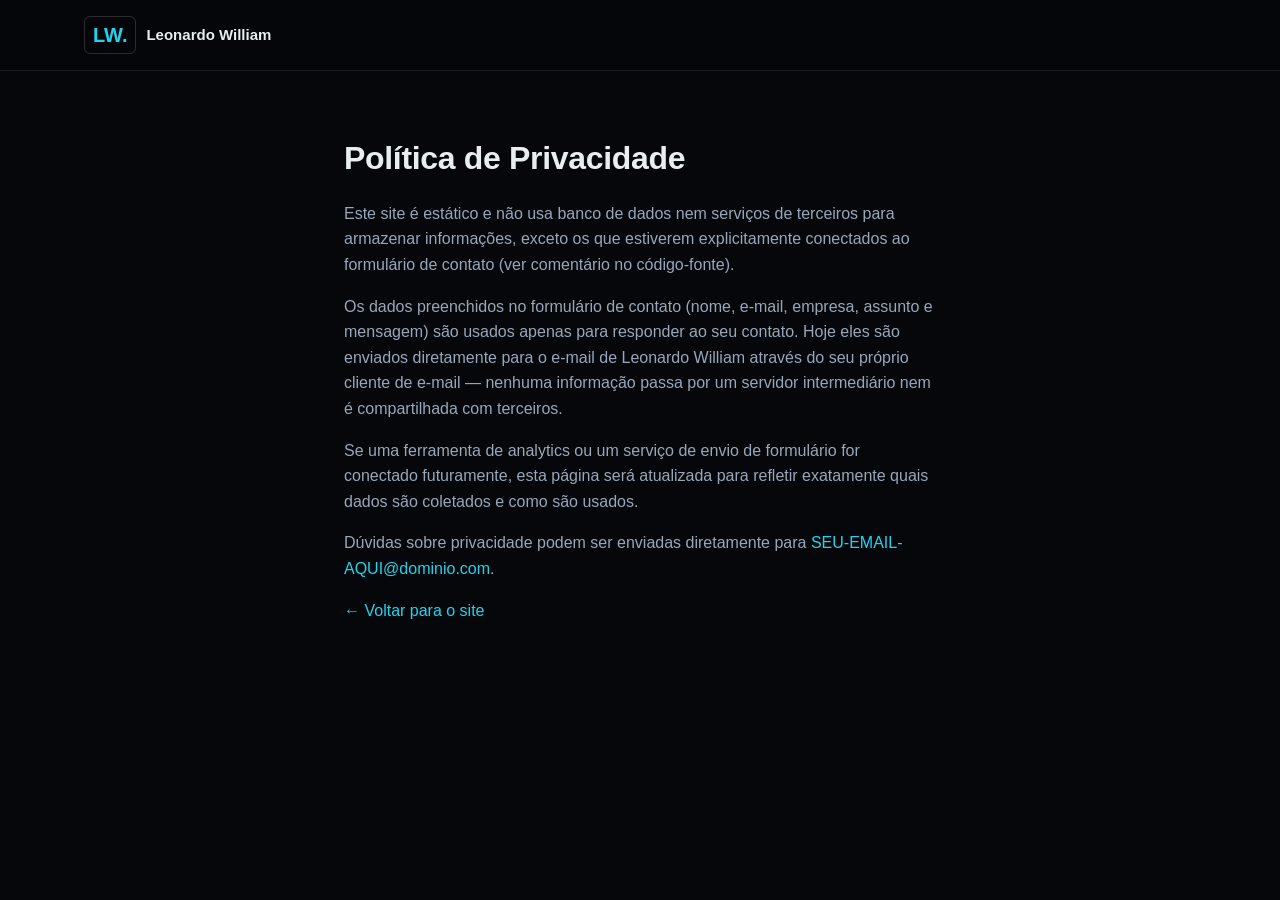
<file: privacidade.html>
<!DOCTYPE html>
<html lang="pt-BR">
<head>
<meta charset="UTF-8">
<meta name="viewport" content="width=device-width, initial-scale=1.0">
<title>Política de Privacidade | Leonardo William</title>
<meta name="robots" content="noindex">
<link rel="stylesheet" href="style.css">
<style>
  .privacy{ max-width: 640px; margin: 0 auto; padding: 140px 24px 96px; }
  .privacy h1{ font-size: 32px; margin-bottom: 24px; }
  .privacy p{ color: var(--text-soft); margin-bottom: 16px; }
  .privacy a{ color: var(--cyan); }
</style>
</head>
<body>
<header class="navbar">
  <div class="navbar__inner">
    <a href="index.html" class="logo">
      <span class="logo__mark">LW.</span>
      <span class="logo__name">Leonardo William</span>
    </a>
  </div>
</header>

<main class="privacy">
  <h1>Política de Privacidade</h1>
  <p>
    Este site é estático e não usa banco de dados nem serviços de terceiros
    para armazenar informações, exceto os que estiverem explicitamente
    conectados ao formulário de contato (ver comentário no código-fonte).
  </p>
  <p>
    Os dados preenchidos no formulário de contato (nome, e-mail, empresa,
    assunto e mensagem) são usados apenas para responder ao seu contato.
    Hoje eles são enviados diretamente para o e-mail de Leonardo William
    através do seu próprio cliente de e-mail — nenhuma informação passa por
    um servidor intermediário nem é compartilhada com terceiros.
  </p>
  <p>
    Se uma ferramenta de analytics ou um serviço de envio de formulário for
    conectado futuramente, esta página será atualizada para refletir
    exatamente quais dados são coletados e como são usados.
  </p>
  <p>
    Dúvidas sobre privacidade podem ser enviadas diretamente para
    <a href="mailto:SEU-EMAIL-AQUI@dominio.com">SEU-EMAIL-AQUI@dominio.com</a>.
  </p>
  <p><a href="index.html">← Voltar para o site</a></p>
</main>
</body>
</html>
</file>
<file: style.css>
/* ===========================================================
   Leonardo William — Portfolio
   Tokens
=========================================================== */
:root{
  --bg: #05070A;
  --bg-alt: #090D13;
  --surface: #0D131B;
  --border: rgba(232, 237, 242, 0.09);
  --border-strong: rgba(232, 237, 242, 0.16);

  --text: #E8EDF2;
  --text-soft: #9AA7B8;
  --text-faint: #5C6878;

  --blue: #2E6FF6;
  --blue-soft: #6A93FF;
  --cyan: #22D3EE;
  --green: #39FF88;

  --font-display: 'Space Grotesk', 'Inter', sans-serif;
  --font-body: 'Inter', sans-serif;
  --font-mono: 'JetBrains Mono', monospace;

  --max-width: 1160px;
  --radius: 10px;
  --radius-sm: 6px;

  --ease: cubic-bezier(.16,.84,.44,1);
}

@media (prefers-reduced-motion: reduce){
  *{ animation-duration: 0.01ms !important; animation-iteration-count: 1 !important; transition-duration: 0.01ms !important; scroll-behavior: auto !important; }
}

*, *::before, *::after{ box-sizing: border-box; }
html{ scroll-behavior: smooth; }
body{
  margin: 0;
  background: var(--bg);
  color: var(--text);
  font-family: var(--font-body);
  font-size: 16px;
  line-height: 1.6;
  -webkit-font-smoothing: antialiased;
  overflow-x: hidden;
}

img, svg{ display: block; max-width: 100%; }
a{ color: inherit; text-decoration: none; }
ul, ol{ list-style: none; margin: 0; padding: 0; }
h1, h2, h3{ font-family: var(--font-display); font-weight: 600; line-height: 1.15; margin: 0; letter-spacing: -0.01em; }
p{ margin: 0; }

.skip-link{
  position: absolute; left: -9999px; top: 0; z-index: 200;
  background: var(--blue); color: #fff; padding: 10px 16px; border-radius: var(--radius-sm);
}
.skip-link:focus{ left: 16px; top: 16px; }

:focus-visible{
  outline: 2px solid var(--cyan);
  outline-offset: 3px;
  border-radius: 4px;
}

/* ===== Layout helpers ===== */
.section{ padding: 96px 24px; }
.section--alt{ background: var(--bg-alt); }
.section__inner{ max-width: var(--max-width); margin: 0 auto; }
.section__inner--narrow{ max-width: 640px; }
.section__inner--split{
  display: grid;
  grid-template-columns: 1.1fr 0.9fr;
  gap: 64px;
  align-items: start;
}
.section__note{ color: var(--text-soft); margin-top: 12px; max-width: 60ch; }
.section__lead{ color: var(--text-soft); max-width: 62ch; margin-top: 16px; }

.eyebrow{
  font-family: var(--font-mono);
  font-size: 13px;
  color: var(--cyan);
  margin: 0 0 14px;
}

.section h2{ font-size: clamp(28px, 3.6vw, 40px); max-width: 18ch; }
.section__text p + p{ margin-top: 16px; color: var(--text-soft); max-width: 56ch; }
.section__text h2{ margin-bottom: 20px; }

[data-reveal]{
  opacity: 0;
  transform: translateY(18px);
  transition: opacity .7s var(--ease), transform .7s var(--ease);
}
[data-reveal].is-visible{ opacity: 1; transform: translateY(0); }

/* ===== Buttons ===== */
.btn{
  display: inline-flex; align-items: center; justify-content: center; gap: 8px;
  padding: 13px 22px;
  min-height: 44px;
  border-radius: var(--radius-sm);
  font-weight: 500;
  font-size: 15px;
  border: 1px solid transparent;
  cursor: pointer;
  transition: transform .18s var(--ease), border-color .18s var(--ease), background .18s var(--ease), box-shadow .18s var(--ease);
  white-space: nowrap;
}
.btn--primary{
  background: linear-gradient(135deg, var(--blue), #4C6EF5 55%, var(--cyan));
  color: #06090F;
  font-weight: 600;
}
.btn--primary:hover{ transform: translateY(-2px); box-shadow: 0 10px 30px -10px rgba(46, 111, 246, 0.55); }
.btn--ghost{
  background: transparent;
  color: var(--text);
  border-color: var(--border-strong);
}
.btn--ghost:hover{ border-color: var(--cyan); color: var(--cyan); }
.btn--sm{ padding: 9px 16px; font-size: 14px; }

/* ===== Navbar ===== */
.navbar{
  position: fixed; top: 0; left: 0; right: 0; z-index: 100;
  background: rgba(5, 7, 10, 0.72);
  backdrop-filter: blur(10px);
  border-bottom: 1px solid var(--border);
}
.navbar__inner{
  max-width: var(--max-width); margin: 0 auto; padding: 16px 24px;
  display: flex; align-items: center; justify-content: space-between; gap: 24px;
}
.logo{ display: flex; align-items: center; gap: 10px; font-family: var(--font-display); }
.logo__mark{
  font-weight: 700; color: var(--cyan); font-size: 20px;
  border: 1px solid var(--border-strong); border-radius: var(--radius-sm);
  padding: 2px 8px;
}
.logo__name{ font-size: 15px; font-weight: 600; color: var(--text); }

.nav-desktop ul{ display: flex; gap: 32px; }
.nav-desktop a{ font-size: 14.5px; color: var(--text-soft); transition: color .15s; position: relative; }
.nav-desktop a:hover{ color: var(--text); }

.nav-cta{ margin-left: auto; }

.menu-toggle{
  display: none; background: none; border: none; cursor: pointer;
  width: 44px; height: 44px; padding: 10px; flex-direction: column; justify-content: center; gap: 5px;
}
.menu-toggle span{ display: block; height: 2px; background: var(--text); border-radius: 2px; transition: transform .25s var(--ease), opacity .25s var(--ease); }
.menu-toggle[aria-expanded="true"] span:nth-child(1){ transform: translateY(7px) rotate(45deg); }
.menu-toggle[aria-expanded="true"] span:nth-child(2){ opacity: 0; }
.menu-toggle[aria-expanded="true"] span:nth-child(3){ transform: translateY(-7px) rotate(-45deg); }

.nav-mobile{
  display: none;
  position: fixed; inset: 65px 0 0 0; z-index: 99;
  background: var(--bg);
  padding: 32px 24px;
  overflow-y: auto;
}
.nav-mobile.is-open{ display: block; }
.nav-mobile ul{ display: flex; flex-direction: column; gap: 4px; margin-bottom: 28px; }
.nav-mobile a{ display: block; padding: 14px 4px; font-size: 20px; font-family: var(--font-display); border-bottom: 1px solid var(--border); }

/* ===== Hero ===== */
.hero{
  position: relative;
  padding: 168px 24px 96px;
  overflow: hidden;
}
.grid-bg{
  position: absolute; inset: 0;
  background-image:
    linear-gradient(rgba(46,111,246,0.10) 1px, transparent 1px),
    linear-gradient(90deg, rgba(46,111,246,0.10) 1px, transparent 1px);
  background-size: 64px 64px;
  mask-image: radial-gradient(ellipse 80% 60% at 50% 0%, black 0%, transparent 75%);
  pointer-events: none;
}
.hero__inner{
  position: relative;
  max-width: var(--max-width); margin: 0 auto;
  display: grid; grid-template-columns: 1.05fr 0.95fr; gap: 56px; align-items: center;
}

.status-pill{
  display: inline-flex; align-items: center; gap: 9px;
  font-family: var(--font-mono); font-size: 13px; color: var(--text-soft);
  border: 1px solid var(--border-strong); border-radius: 999px;
  padding: 7px 14px; margin-bottom: 28px;
}
.status-pill--static{ margin-bottom: 0; margin-top: 28px; }
.status-dot{
  width: 8px; height: 8px; border-radius: 50%; background: var(--green);
  box-shadow: 0 0 0 0 rgba(57,255,136,.6);
  animation: pulse 2.2s infinite;
}
@keyframes pulse{
  0%{ box-shadow: 0 0 0 0 rgba(57,255,136,.5); }
  70%{ box-shadow: 0 0 0 7px rgba(57,255,136,0); }
  100%{ box-shadow: 0 0 0 0 rgba(57,255,136,0); }
}

.hero__title{
  font-size: clamp(38px, 5.2vw, 60px);
  max-width: 14ch;
  margin-bottom: 22px;
}
.hero__subtitle{
  color: var(--text-soft);
  font-size: 18px;
  max-width: 46ch;
  margin-bottom: 34px;
}
.hero__ctas{ display: flex; flex-wrap: wrap; gap: 14px; margin-bottom: 22px; }
.hero__recruiter-link{
  display: inline-flex; align-items: center; gap: 6px;
  font-size: 14.5px; color: var(--text-soft);
  border-bottom: 1px solid transparent;
  transition: color .15s, border-color .15s;
}
.hero__recruiter-link:hover{ color: var(--cyan); border-color: var(--cyan); }

/* Terminal */
.terminal{
  background: var(--surface);
  border: 1px solid var(--border-strong);
  border-radius: var(--radius);
  overflow: hidden;
  box-shadow: 0 30px 60px -30px rgba(0,0,0,0.6), 0 0 0 1px rgba(34,211,238,0.04);
}
.terminal__bar{
  display: flex; align-items: center; gap: 8px;
  padding: 12px 14px;
  background: rgba(255,255,255,0.02);
  border-bottom: 1px solid var(--border);
}
.terminal__dot{ width: 10px; height: 10px; border-radius: 50%; }
.terminal__dot--red{ background: #FF5F57; }
.terminal__dot--yellow{ background: #FEBC2E; }
.terminal__dot--green{ background: #28C840; }
.terminal__title{ margin-left: 10px; font-family: var(--font-mono); font-size: 12.5px; color: var(--text-faint); }
.terminal__body{
  margin: 0; padding: 24px 22px 30px;
  font-family: var(--font-mono);
  font-size: 14.5px;
  line-height: 1.85;
  color: var(--text-soft);
  min-height: 220px;
  white-space: pre-wrap;
  word-break: break-word;
}
.cursor-blink{
  display: inline-block; width: 8px; height: 16px;
  background: var(--cyan); vertical-align: middle;
  animation: blink 1s step-end infinite;
}
@keyframes blink{ 50%{ opacity: 0; } }

/* Tech bar */
.tech-bar{
  border-top: 1px solid var(--border); border-bottom: 1px solid var(--border);
  padding: 22px 0; overflow: hidden; background: var(--bg-alt);
}
.tech-bar__track{
  display: flex; gap: 56px; width: max-content;
  font-family: var(--font-mono); font-size: 14px; color: var(--text-faint);
  animation: scroll-x 26s linear infinite;
}
@keyframes scroll-x{ from{ transform: translateX(0); } to{ transform: translateX(-50%); } }

/* About steps */
.about-steps{
  display: grid; gap: 0;
  border-top: 1px solid var(--border);
}
.about-steps li{
  display: flex; align-items: center; gap: 18px;
  padding: 20px 4px;
  border-bottom: 1px solid var(--border);
  font-family: var(--font-display); font-size: 19px;
}
.about-steps__num{ font-family: var(--font-mono); color: var(--cyan); font-size: 14px; }

/* Stack */
.stack-grid{
  display: grid; grid-template-columns: repeat(3, 1fr); gap: 40px 32px;
  margin-top: 44px;
}
.stack-group h3{
  font-size: 14px; font-family: var(--font-mono); font-weight: 500;
  color: var(--text-faint); margin-bottom: 14px;
  text-transform: none;
}
.stack-group ul{ display: flex; flex-direction: column; gap: 10px; }
.stack-group li{
  font-size: 16px; padding-bottom: 10px; border-bottom: 1px solid var(--border);
}

/* Projects */
.project-grid{
  display: grid; grid-template-columns: repeat(3, 1fr); gap: 24px;
  margin-top: 44px;
}
.project-card{
  border: 1px solid var(--border);
  border-radius: var(--radius);
  padding: 26px;
  background: linear-gradient(180deg, rgba(255,255,255,0.015), transparent);
  transition: border-color .2s, transform .2s;
  display: flex; flex-direction: column; gap: 14px;
}
.project-card:hover{ border-color: var(--border-strong); transform: translateY(-3px); }
.project-card__badge{
  font-family: var(--font-mono); font-size: 11.5px; color: var(--text-faint);
  border: 1px dashed var(--border-strong); border-radius: 999px;
  padding: 4px 10px; width: fit-content;
}
.project-card h3{ font-size: 20px; }
.project-card p{ color: var(--text-soft); font-size: 15px; flex-grow: 1; }
.tag-list{ display: flex; flex-wrap: wrap; gap: 8px; }
.tag-list li{
  font-family: var(--font-mono); font-size: 12px; color: var(--cyan);
  background: rgba(34,211,238,0.08); padding: 4px 9px; border-radius: 999px;
}
.project-card__link{ font-size: 14.5px; font-weight: 500; color: var(--text); }
.project-card__link:hover{ color: var(--cyan); }

/* Services */
.service-grid{
  display: grid; grid-template-columns: repeat(4, 1fr); gap: 1px;
  margin-top: 44px;
  background: var(--border);
  border: 1px solid var(--border);
}
.service-card{
  background: var(--bg-alt);
  padding: 30px 24px;
}
.service-card__icon{ width: 26px; height: 26px; color: var(--cyan); margin-bottom: 20px; }
.service-card h3{ font-size: 17px; margin-bottom: 10px; }
.service-card p{ color: var(--text-soft); font-size: 14.5px; }

/* Process */
.process-list{ margin-top: 44px; }
.process-list li{
  display: flex; gap: 24px; align-items: baseline;
  padding: 22px 0; border-top: 1px solid var(--border);
}
.process-list li:last-child{ border-bottom: 1px solid var(--border); }
.process-list__num{ font-family: var(--font-mono); color: var(--blue-soft); font-size: 15px; width: 32px; flex-shrink: 0; }
.process-list h3{ font-size: 18px; margin-bottom: 4px; }
.process-list p{ color: var(--text-soft); font-size: 14.5px; }

/* Highlight cards */
.highlight-list{ display: flex; flex-direction: column; gap: 1px; background: var(--border); border: 1px solid var(--border); }
.highlight-card{ background: var(--bg); padding: 22px 24px; }
.highlight-card h3{ font-size: 16px; margin-bottom: 6px; }
.highlight-card p{ color: var(--text-soft); font-size: 14.5px; }

/* Recruiter section */
.section--recruiter{
  text-align: left;
  background: radial-gradient(ellipse 60% 100% at 20% 0%, rgba(46,111,246,0.10), transparent 60%), var(--bg);
  border-top: 1px solid var(--border);
  border-bottom: 1px solid var(--border);
}
.section--recruiter h2{ max-width: 22ch; }

/* CTA final */
.cta-final{
  text-align: center;
}
.cta-final .section__inner{ max-width: 720px; }
.cta-final h2{ max-width: none; font-size: clamp(30px, 4vw, 44px); }
.cta-final p{ color: var(--text-soft); margin-top: 16px; font-size: 17px; }
.cta-final .hero__ctas{ justify-content: center; margin-top: 30px; margin-bottom: 0; }

/* Contact form */
.contact-form{ margin-top: 40px; display: flex; flex-direction: column; gap: 20px; }
.form-row{ display: flex; flex-direction: column; gap: 8px; }
.form-row label{ font-size: 14px; color: var(--text-soft); }
.form-optional{ color: var(--text-faint); }
.form-row input, .form-row select, .form-row textarea{
  background: var(--surface);
  border: 1px solid var(--border-strong);
  border-radius: var(--radius-sm);
  padding: 12px 14px;
  color: var(--text);
  font-family: var(--font-body);
  font-size: 15px;
  resize: vertical;
}
.form-row input:focus, .form-row select:focus, .form-row textarea:focus{
  border-color: var(--cyan);
}
.form-row.has-error input, .form-row.has-error select, .form-row.has-error textarea{
  border-color: #FF5F57;
}
.form-error{ font-size: 13px; color: #FF8A82; min-height: 16px; }
.form-status{ font-size: 14.5px; color: var(--green); min-height: 20px; }
.form-status.is-error{ color: #FF8A82; }

/* Footer */
.footer{
  border-top: 1px solid var(--border);
  padding: 56px 24px 28px;
}
.footer__inner{
  max-width: var(--max-width); margin: 0 auto;
  display: flex; justify-content: space-between; flex-wrap: wrap; gap: 32px;
  margin-bottom: 36px;
}
.footer__brand p{ margin-top: 10px; font-size: 15px; }
.footer__tagline{ color: var(--text-faint); font-family: var(--font-mono); font-size: 13px; margin-top: 6px !important; }
.footer__links{ display: flex; flex-wrap: wrap; gap: 14px 26px; align-items: flex-start; }
.footer__links a{ color: var(--text-soft); font-size: 14.5px; }
.footer__links a:hover{ color: var(--cyan); }
.footer__copy{
  max-width: var(--max-width); margin: 0 auto;
  font-size: 13px; color: var(--text-faint);
}

/* Mobile floating CTA */
.mobile-fab{
  display: none;
  position: fixed; bottom: 18px; left: 18px; right: 18px; z-index: 90;
  text-align: center;
  background: linear-gradient(135deg, var(--blue), var(--cyan));
  color: #06090F; font-weight: 600;
  padding: 15px; border-radius: 999px;
  box-shadow: 0 12px 30px -10px rgba(46,111,246,0.6);
}

/* ===========================================================
   Responsive
=========================================================== */
@media (max-width: 1024px){
  .hero__inner{ grid-template-columns: 1fr; }
  .hero__visual{ order: -1; }
  .section__inner--split{ grid-template-columns: 1fr; gap: 40px; }
  .stack-grid{ grid-template-columns: repeat(2, 1fr); }
  .project-grid{ grid-template-columns: repeat(2, 1fr); }
  .service-grid{ grid-template-columns: repeat(2, 1fr); }
}

@media (max-width: 860px){
  .nav-desktop, .nav-cta{ display: none; }
  .menu-toggle{ display: flex; }
  .mobile-fab{ display: block; }
  .hero{ padding-top: 130px; }
  .footer{ padding-bottom: 100px; }
}

@media (max-width: 640px){
  .section{ padding: 72px 20px; }
  .hero{ padding: 118px 20px 64px; }
  .stack-grid{ grid-template-columns: 1fr; }
  .project-grid{ grid-template-columns: 1fr; }
  .service-grid{ grid-template-columns: 1fr; }
  .footer__inner{ flex-direction: column; }
}

@media (max-width: 380px){
  .hero__title{ font-size: 34px; }
  .btn{ width: 100%; justify-content: center; }
  .hero__ctas{ flex-direction: column; }
}

/* ===========================================================
   V2 — Reengenharia (carreira-first)
=========================================================== */

/* Scroll progress bar */
.scroll-progress{
  position: fixed; top: 0; left: 0; height: 2px; width: 0%;
  background: linear-gradient(90deg, var(--blue), var(--cyan));
  z-index: 101;
  transition: width .1s linear;
}

/* Hero v2 */
.eyebrow--hero{ margin-bottom: 6px; }
.hero__kicker{
  font-family: var(--font-mono); font-size: 14px; color: var(--text-soft);
  margin-bottom: 24px;
}
.hero__meta{ display: flex; flex-direction: column; gap: 12px; margin-top: 26px; }
.hero__location{ font-size: 14px; color: var(--text-faint); }

.hero__visual{ display: flex; flex-direction: column; align-items: center; gap: 18px; }
.photo-card{
  position: relative;
  width: 100%; max-width: 340px;
  aspect-ratio: 360 / 440;
  border-radius: var(--radius);
  overflow: hidden;
  border: 1px solid var(--border-strong);
  background: var(--surface);
}
.photo-card__img{ width: 100%; height: 100%; object-fit: cover; }
.photo-card__fallback{
  display: none;
  position: absolute; inset: 0;
  align-items: center; justify-content: center;
  background: linear-gradient(160deg, var(--surface), var(--bg-alt));
  font-family: var(--font-display);
  font-size: 64px; font-weight: 700; color: var(--border-strong);
}
.photo-card__badge{
  display: inline-flex; align-items: center; gap: 9px;
  font-family: var(--font-mono); font-size: 13px; color: var(--text-soft);
  border: 1px solid var(--border-strong); border-radius: 999px;
  padding: 7px 14px;
}

/* Posicionamento */
.focus-tags{ display: flex; flex-wrap: wrap; gap: 10px; margin-top: 28px; }
.focus-tags span{
  font-family: var(--font-mono); font-size: 13px; color: var(--text-soft);
  border: 1px solid var(--border-strong); border-radius: 999px;
  padding: 7px 14px;
}
.honesty-split{
  display: grid; grid-template-columns: 1fr 1fr; gap: 24px;
  margin-top: 40px;
}
.honesty-split > div{
  border: 1px solid var(--border); border-radius: var(--radius);
  padding: 22px 24px;
}
.honesty-split h3{ font-size: 15px; color: var(--cyan); margin-bottom: 10px; font-family: var(--font-mono); font-weight: 500; }
.honesty-split p{ color: var(--text-soft); font-size: 14.5px; }

/* Filtro de projetos */
.filter-bar{ display: flex; flex-wrap: wrap; gap: 10px; margin: 36px 0 32px; }
.filter-btn{
  font-family: var(--font-mono); font-size: 13px; color: var(--text-soft);
  background: transparent; border: 1px solid var(--border-strong);
  border-radius: 999px; padding: 12px 18px; min-height: 44px; cursor: pointer;
  transition: border-color .15s, color .15s, background .15s;
}
.filter-btn:hover{ color: var(--text); border-color: var(--cyan); }
.filter-btn.is-active{ color: #06090F; background: var(--cyan); border-color: var(--cyan); }
.filter-empty{ color: var(--text-faint); margin-top: 24px; }

/* Case study cards */
.case-grid{ display: grid; grid-template-columns: repeat(3, 1fr); gap: 24px; }
.case-card{
  border: 1px solid var(--border); border-radius: var(--radius);
  overflow: hidden;
  transition: border-color .2s, transform .2s;
  display: flex; flex-direction: column;
}
.case-card:hover{ border-color: var(--border-strong); transform: translateY(-3px); }
.case-card[hidden]{ display: none; }
.case-card__media{
  height: 140px;
  background:
    linear-gradient(135deg, rgba(46,111,246,0.14), rgba(34,211,238,0.08)),
    repeating-linear-gradient(45deg, rgba(255,255,255,0.03) 0 2px, transparent 2px 14px);
  display: flex; align-items: flex-end; padding: 14px 16px;
  border-bottom: 1px solid var(--border);
}
.case-card__media-label{
  font-family: var(--font-mono); font-size: 12px; color: var(--text-soft);
  background: rgba(5,7,10,0.55); padding: 4px 9px; border-radius: 999px;
}
.case-card__body{ padding: 22px; display: flex; flex-direction: column; gap: 10px; flex-grow: 1; }
.case-card h3{ font-size: 19px; margin-bottom: 4px; }
.case-card__field{ font-size: 14px; color: var(--text-soft); }
.case-card__field strong{ color: var(--text); font-weight: 500; }
.case-card .tag-list{ margin-top: 6px; }
.case-card__links{ margin-top: auto; padding-top: 8px; }
.case-card__links a{ font-size: 14.5px; font-weight: 500; color: var(--text); }
.case-card__links a:hover{ color: var(--cyan); }

/* Projeto em destaque */
.featured-project{ border-top: 1px solid var(--border); border-bottom: 1px solid var(--border); }
.featured-project__grid{
  display: grid; grid-template-columns: 0.9fr 1.1fr; gap: 48px; align-items: start;
  margin-top: 36px;
}
.featured-project__media{
  aspect-ratio: 4/3;
  border-radius: var(--radius); overflow: hidden;
  border: 1px solid var(--border-strong);
  background: var(--surface);
}
.featured-project__alt-name{
  color: var(--text-faint); font-size: 0.6em; font-weight: 500;
  display: block; margin-top: 6px;
}
.featured-project__body p{ color: var(--text-soft); font-size: 15.5px; margin-bottom: 24px; max-width: 58ch; }
.featured-project__body h3{ font-size: 15px; font-family: var(--font-mono); font-weight: 500; color: var(--cyan); margin-bottom: 12px; }
.featured-project__body h3:not(:first-child){ margin-top: 24px; }

/* Check list */
.check-list{ display: flex; flex-direction: column; gap: 10px; margin-top: 4px; }
.check-list li{ position: relative; padding-left: 26px; color: var(--text-soft); font-size: 15px; }
.check-list li::before{
  content: ''; position: absolute; left: 0; top: 7px;
  width: 12px; height: 12px; border-radius: 3px;
  border: 1.5px solid var(--cyan);
}
.check-list--cards li{
  border: 1px solid var(--border); border-radius: var(--radius-sm);
  padding: 14px 18px 14px 40px; color: var(--text);
}
.check-list--cards li::before{ left: 16px; top: 17px; }

/* Roadmap */
.roadmap{
  display: flex; flex-wrap: wrap; align-items: center; gap: 10px;
  margin-top: 40px;
}
.roadmap li{
  font-family: var(--font-mono); font-size: 14px;
  border: 1px solid var(--border-strong); border-radius: 999px;
  padding: 9px 16px; color: var(--text-soft);
}
.roadmap li:last-child{ color: var(--cyan); border-color: var(--cyan); }
.roadmap li:not(:last-child)::after{
  content: '→'; margin-left: 18px; color: var(--text-faint);
}

/* Cargos de interesse */
.role-tags{ display: flex; flex-wrap: wrap; gap: 10px; margin: 28px 0 34px; }
.role-tags span{
  font-family: var(--font-mono); font-size: 13px; color: var(--text-soft);
  border: 1px dashed var(--border-strong); border-radius: 999px;
  padding: 7px 14px;
}

/* Form extras */
.form-alt{ font-size: 14.5px; color: var(--text-soft); }
.form-alt a{ color: var(--cyan); font-weight: 500; }
.form-privacy{ font-size: 12.5px; color: var(--text-faint); line-height: 1.6; }
.form-privacy a{ color: var(--text-soft); text-decoration: underline; }

.hero__ctas--wrap{ justify-content: center; }

.footer__links--muted{ opacity: 0.6; }

/* WhatsApp floating button (circular, doesn't cover content) */
.whatsapp-fab{
  position: fixed; bottom: 18px; right: 18px; z-index: 90;
  width: 54px; height: 54px; border-radius: 50%;
  background: #25D366; color: #06090F;
  display: flex; align-items: center; justify-content: center;
  box-shadow: 0 10px 26px -8px rgba(37,211,102,0.55);
  transition: transform .18s var(--ease);
}
.whatsapp-fab:hover{ transform: translateY(-2px) scale(1.04); }

/* ===========================================================
   V2 Responsive
=========================================================== */
@media (max-width: 1024px){
  .hero__inner{ grid-template-columns: 1fr; }
  .hero__visual{ order: -1; }
  .honesty-split{ grid-template-columns: 1fr; }
  .case-grid{ grid-template-columns: repeat(2, 1fr); }
  .featured-project__grid{ grid-template-columns: 1fr; }
}

@media (max-width: 640px){
  .case-grid{ grid-template-columns: 1fr; }
  .photo-card{ max-width: 260px; }
  .whatsapp-fab{ bottom: 16px; right: 16px; width: 50px; height: 50px; }
  .roadmap{ flex-direction: column; align-items: flex-start; }
  .roadmap li:not(:last-child)::after{ content: '↓'; display: block; margin: 6px 0 0 10px; }
}

/* Experiência & Educação (trajetória) */
.timeline-heading{ font-size: 22px; margin-bottom: 6px; }
.timeline-heading--sm{ font-size: 17px; }
.timeline-heading--spaced{ margin-top: 28px; }
.timeline-period{
  font-family: var(--font-mono); font-size: 13px; color: var(--cyan);
  margin-bottom: 16px;
}
.timeline-detail{ color: var(--text-soft); font-size: 14.5px; margin-top: 6px; }

/* Ilustração do projeto em destaque */
.featured-illustration{ width: 100%; height: 100%; }
</file>
